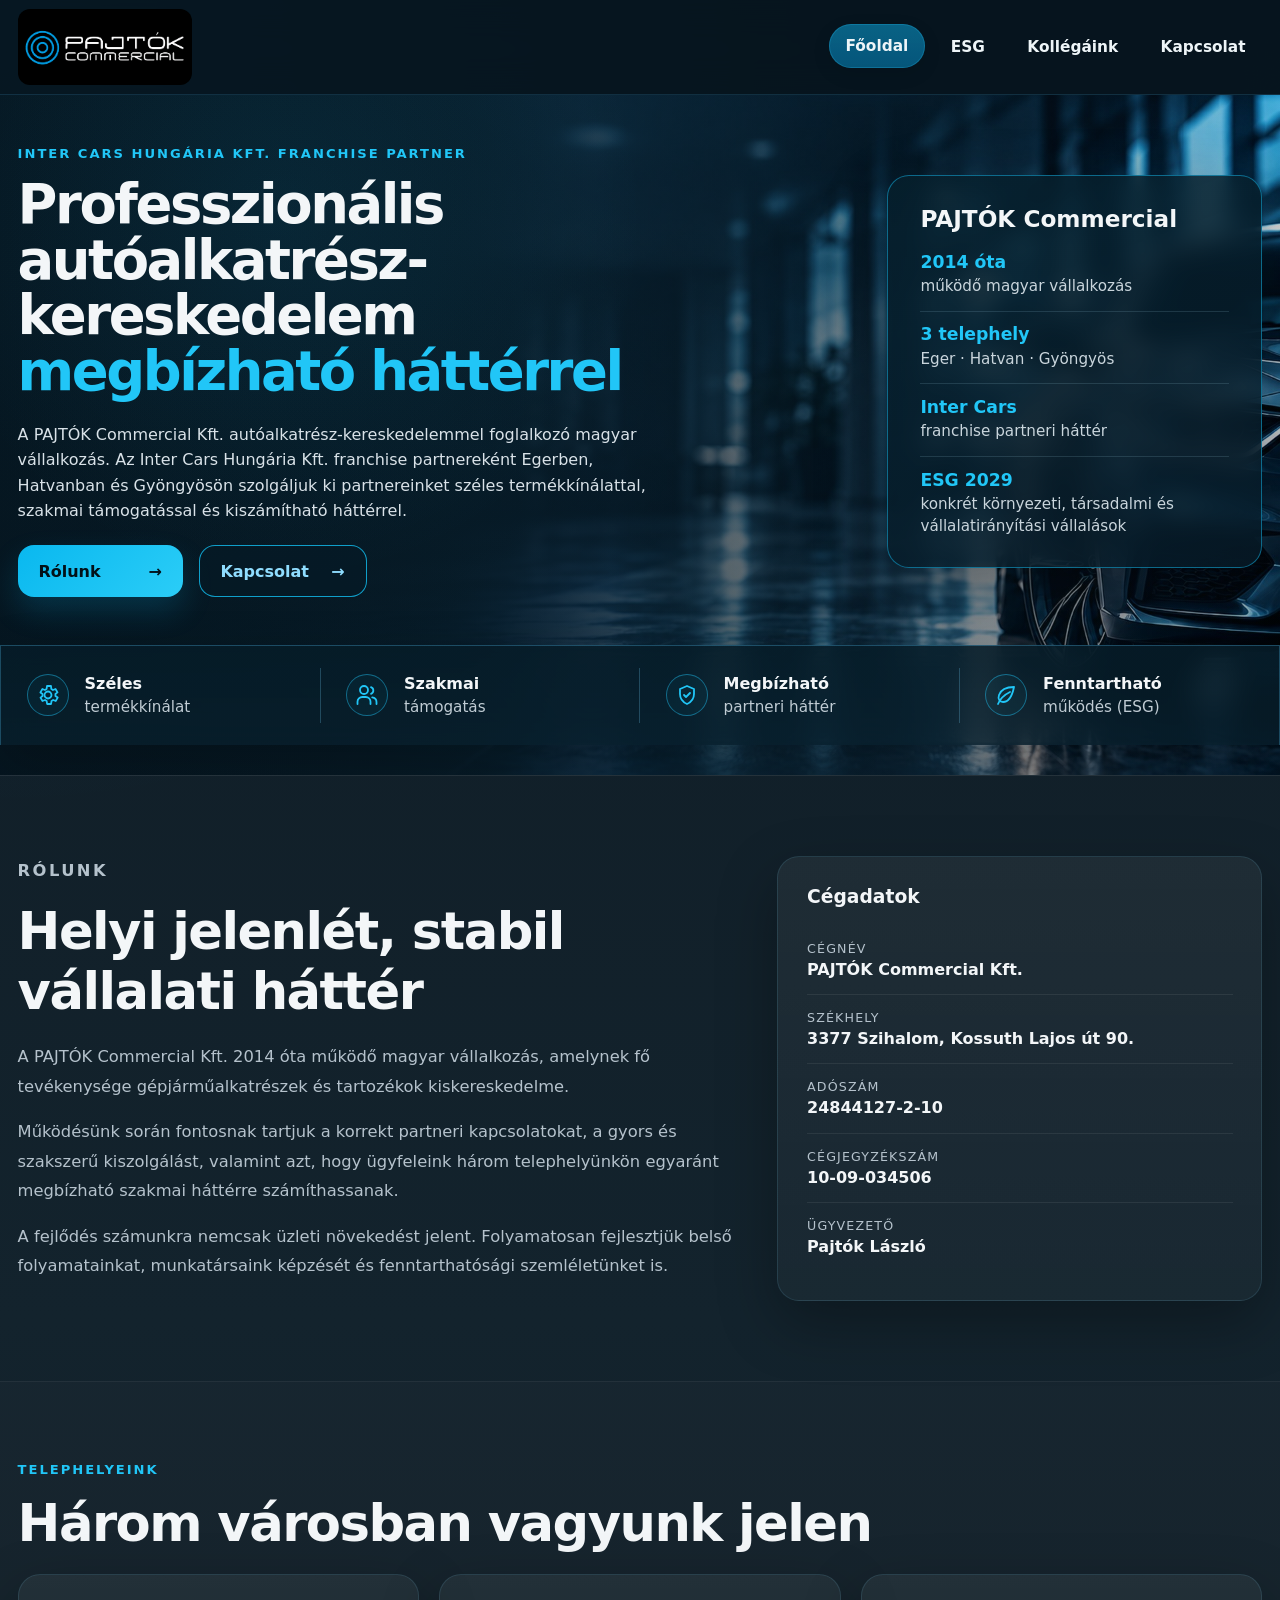
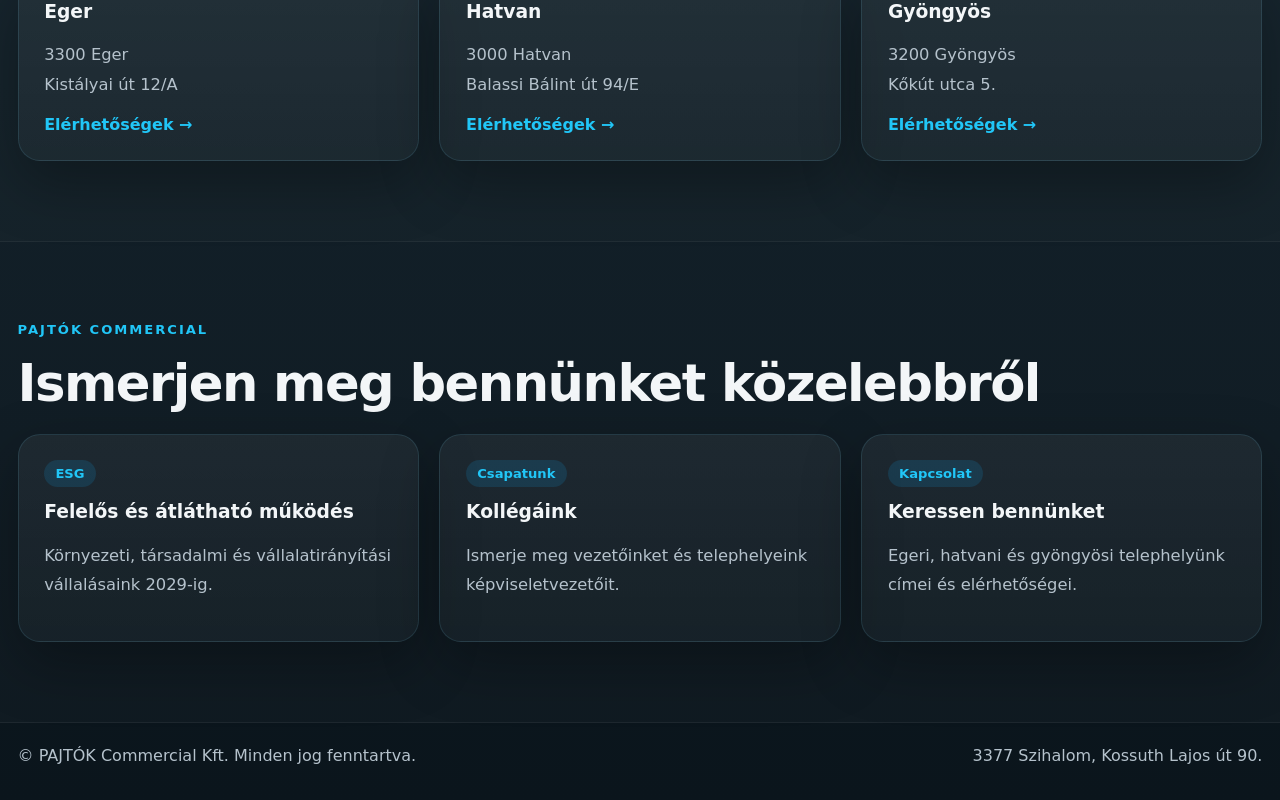
<file: index.html>
<!DOCTYPE html>
<html lang="hu">

<head>
  <meta charset="UTF-8" />
  <meta name="viewport" content="width=device-width, initial-scale=1.0" />

  <title>Autóalkatrész Eger, Hatvan és Gyöngyös | PAJTÓK Commercial Kft.</title>

  <meta
    name="description"
    content="PAJTÓK Commercial Kft. – professzionális autóalkatrész-kereskedelem Egerben, Hatvanban és Gyöngyösön. Az Inter Cars Hungária Kft. franchise partnere."
  />

  <link rel="stylesheet" href="styles.css" />
</head>

<body>

  <header class="site-header">

    <div class="container nav-wrap">

      <a class="brand" href="index.html">
        <img
          src="logo.jpg"
          alt="PAJTÓK Commercial Kft. logó"
          class="brand-logo"
        />
      </a>

      <button
        class="menu-toggle"
        type="button"
        aria-label="Menü megnyitása"
        aria-expanded="false"
      >
        ☰
      </button>

      <nav class="site-nav">
        <a class="active" href="index.html">Főoldal</a>
        <a href="esg.html">ESG</a>
        <a href="kollegaink.html">Kollégáink</a>
        <a href="kapcsolat.html">Kapcsolat</a>
      </nav>

    </div>

  </header>


  <main>

    <!-- HERO -->

    <section class="home-hero">

      <div class="container home-hero-grid">

        <div class="hero-copy">

          <p class="eyebrow">
            Inter Cars Hungária Kft. franchise partner
          </p>

          <h1>
            Professzionális
            autóalkatrész-kereskedelem
            <span class="hero-highlight">
              megbízható háttérrel
            </span>
          </h1>

          <p class="home-lead">
            A PAJTÓK Commercial Kft. autóalkatrész-kereskedelemmel
            foglalkozó magyar vállalkozás. Az Inter Cars Hungária Kft.
            franchise partnereként Egerben, Hatvanban és Gyöngyösön
            szolgáljuk ki partnereinket széles termékkínálattal,
            szakmai támogatással és kiszámítható háttérrel.
          </p>

          <div class="hero-actions">

            <a class="btn btn-primary" href="#rolunk">
              <span>Rólunk</span>
              <span>→</span>
            </a>

            <a class="btn btn-secondary" href="kapcsolat.html">
              <span>Kapcsolat</span>
              <span>→</span>
            </a>

          </div>

        </div>


        <aside class="hero-info-card">

          <h2>PAJTÓK Commercial</h2>

          <div class="hero-stat">
            <strong>2014 óta</strong>
            <span>működő magyar vállalkozás</span>
          </div>

          <div class="hero-stat">
            <strong>3 telephely</strong>
            <span>Eger · Hatvan · Gyöngyös</span>
          </div>

          <div class="hero-stat">
            <strong>Inter Cars</strong>
            <span>franchise partneri háttér</span>
          </div>

          <div class="hero-stat">
            <strong>ESG 2029</strong>
            <span>
              konkrét környezeti, társadalmi és
              vállalatirányítási vállalások
            </span>
          </div>

        </aside>

      </div>


      <!-- ALSÓ ELŐNY SÁV -->

      <div class="container hero-benefits">

        <div class="benefit-item">

          <div class="benefit-icon">
            <svg viewBox="0 0 24 24" aria-hidden="true">
              <path d="M12 15.5a3.5 3.5 0 1 0 0-7 3.5 3.5 0 0 0 0 7Z"/>
              <path d="M19.4 13a7.9 7.9 0 0 0 .1-1 7.9 7.9 0 0 0-.1-1l2.1-1.6-2-3.4-2.5 1a8.5 8.5 0 0 0-1.7-1L15 3h-4l-.4 3a8.5 8.5 0 0 0-1.7 1l-2.5-1-2 3.4L6.6 11a7.9 7.9 0 0 0-.1 1c0 .34.03.67.1 1l-2.1 1.6 2 3.4 2.5-1a8.5 8.5 0 0 0 1.7 1l.4 3h4l.4-3a8.5 8.5 0 0 0 1.7-1l2.5 1 2-3.4L19.4 13Z"/>
            </svg>
          </div>

          <div>
            <strong>Széles</strong>
            <span>termékkínálat</span>
          </div>

        </div>


        <div class="benefit-item">

          <div class="benefit-icon">
            <svg viewBox="0 0 24 24" aria-hidden="true">
              <path d="M9 11a4 4 0 1 0 0-8 4 4 0 0 0 0 8Z"/>
              <path d="M2.5 21v-2.2A4.8 4.8 0 0 1 7.3 14h3.4a4.8 4.8 0 0 1 4.8 4.8V21"/>
              <path d="M16 4.2a3.5 3.5 0 0 1 0 6.6"/>
              <path d="M17.2 14.3A4.8 4.8 0 0 1 21.5 19v2"/>
            </svg>
          </div>

          <div>
            <strong>Szakmai</strong>
            <span>támogatás</span>
          </div>

        </div>


        <div class="benefit-item">

          <div class="benefit-icon">
            <svg viewBox="0 0 24 24" aria-hidden="true">
              <path d="M12 3 19 6v5c0 4.8-2.8 8.1-7 10-4.2-1.9-7-5.2-7-10V6l7-3Z"/>
              <path d="m9 12 2 2 4-4"/>
            </svg>
          </div>

          <div>
            <strong>Megbízható</strong>
            <span>partneri háttér</span>
          </div>

        </div>


        <div class="benefit-item">

          <div class="benefit-icon">
            <svg viewBox="0 0 24 24" aria-hidden="true">
              <path d="M20 4C13 4 7 6.5 5 12c-1.5 4 1 7 4 7 5 0 9-5 11-15Z"/>
              <path d="M4 21c2-5 6-9 12-12"/>
            </svg>
          </div>

          <div>
            <strong>Fenntartható</strong>
            <span>működés (ESG)</span>
          </div>

        </div>

      </div>

    </section>



    <!-- RÓLUNK -->

    <section class="about-home" id="rolunk">

      <div class="container about-grid">

        <div class="about-copy">

          <p class="eyebrow">
            Rólunk
          </p>

          <h2>
            Helyi jelenlét, stabil vállalati háttér
          </h2>

          <p>
            A PAJTÓK Commercial Kft. 2014 óta működő magyar
            vállalkozás, amelynek fő tevékenysége gépjárműalkatrészek
            és tartozékok kiskereskedelme.
          </p>

          <p>
            Működésünk során fontosnak tartjuk a korrekt partneri
            kapcsolatokat, a gyors és szakszerű kiszolgálást,
            valamint azt, hogy ügyfeleink három telephelyünkön
            egyaránt megbízható szakmai háttérre számíthassanak.
          </p>

          <p>
            A fejlődés számunkra nemcsak üzleti növekedést jelent.
            Folyamatosan fejlesztjük belső folyamatainkat,
            munkatársaink képzését és fenntarthatósági szemléletünket is.
          </p>

        </div>


        <aside class="facts-card">

          <h3>Cégadatok</h3>

          <div class="fact-row">

            <span class="fact-label">
              Cégnév
            </span>

            <span class="fact-value">
              PAJTÓK Commercial Kft.
            </span>

          </div>


          <div class="fact-row">

            <span class="fact-label">
              Székhely
            </span>

            <span class="fact-value">
              3377 Szihalom, Kossuth Lajos út 90.
            </span>

          </div>


          <div class="fact-row">

            <span class="fact-label">
              Adószám
            </span>

            <span class="fact-value">
              24844127-2-10
            </span>

          </div>


          <div class="fact-row">

            <span class="fact-label">
              Cégjegyzékszám
            </span>

            <span class="fact-value">
              10-09-034506
            </span>

          </div>


          <div class="fact-row">

            <span class="fact-label">
              Ügyvezető
            </span>

            <span class="fact-value">
              Pajtók László
            </span>

          </div>

        </aside>

      </div>

    </section>



    <!-- TELEPHELYEK -->

    <section class="locations-home">

      <div class="container">

        <p class="eyebrow">
          Telephelyeink
        </p>

        <h2>
          Három városban vagyunk jelen
        </h2>


        <div class="location-grid-home">


          <article class="location-home-card">

            <h3>
              Eger
            </h3>

            <p>
              3300 Eger<br>
              Kistályai út 12/A
            </p>

            <a href="kapcsolat.html">
              Elérhetőségek →
            </a>

          </article>


          <article class="location-home-card">

            <h3>
              Hatvan
            </h3>

            <p>
              3000 Hatvan<br>
              Balassi Bálint út 94/E
            </p>

            <a href="kapcsolat.html">
              Elérhetőségek →
            </a>

          </article>


          <article class="location-home-card">

            <h3>
              Gyöngyös
            </h3>

            <p>
              3200 Gyöngyös<br>
              Kőkút utca 5.
            </p>

            <a href="kapcsolat.html">
              Elérhetőségek →
            </a>

          </article>


        </div>

      </div>

    </section>



    <!-- FONTOS OLDALAK -->

    <section class="home-links">

      <div class="container">

        <p class="eyebrow">
          PAJTÓK Commercial
        </p>

        <h2>
          Ismerjen meg bennünket közelebbről
        </h2>


        <div class="home-links-grid">


          <a
            class="home-link-card"
            href="esg.html"
          >

            <span class="pill">
              ESG
            </span>

            <h3>
              Felelős és átlátható működés
            </h3>

            <p>
              Környezeti, társadalmi és vállalatirányítási
              vállalásaink 2029-ig.
            </p>

          </a>


          <a
            class="home-link-card"
            href="kollegaink.html"
          >

            <span class="pill">
              Csapatunk
            </span>

            <h3>
              Kollégáink
            </h3>

            <p>
              Ismerje meg vezetőinket és telephelyeink
              képviseletvezetőit.
            </p>

          </a>


          <a
            class="home-link-card"
            href="kapcsolat.html"
          >

            <span class="pill">
              Kapcsolat
            </span>

            <h3>
              Keressen bennünket
            </h3>

            <p>
              Egeri, hatvani és gyöngyösi telephelyünk
              címei és elérhetőségei.
            </p>

          </a>


        </div>

      </div>

    </section>

  </main>



  <footer class="site-footer">

    <div class="container footer-wrap">

      <span>
        © PAJTÓK Commercial Kft. Minden jog fenntartva.
      </span>

      <span>
        3377 Szihalom, Kossuth Lajos út 90.
      </span>

    </div>

  </footer>


  <script>

    const toggle = document.querySelector('.menu-toggle');
    const nav = document.querySelector('.site-nav');

    if (toggle && nav) {

      toggle.addEventListener('click', () => {

        nav.classList.toggle('open');

        toggle.setAttribute(
          'aria-expanded',
          nav.classList.contains('open')
            ? 'true'
            : 'false'
        );

      });

    }

  </script>

</body>

</html>
</file>
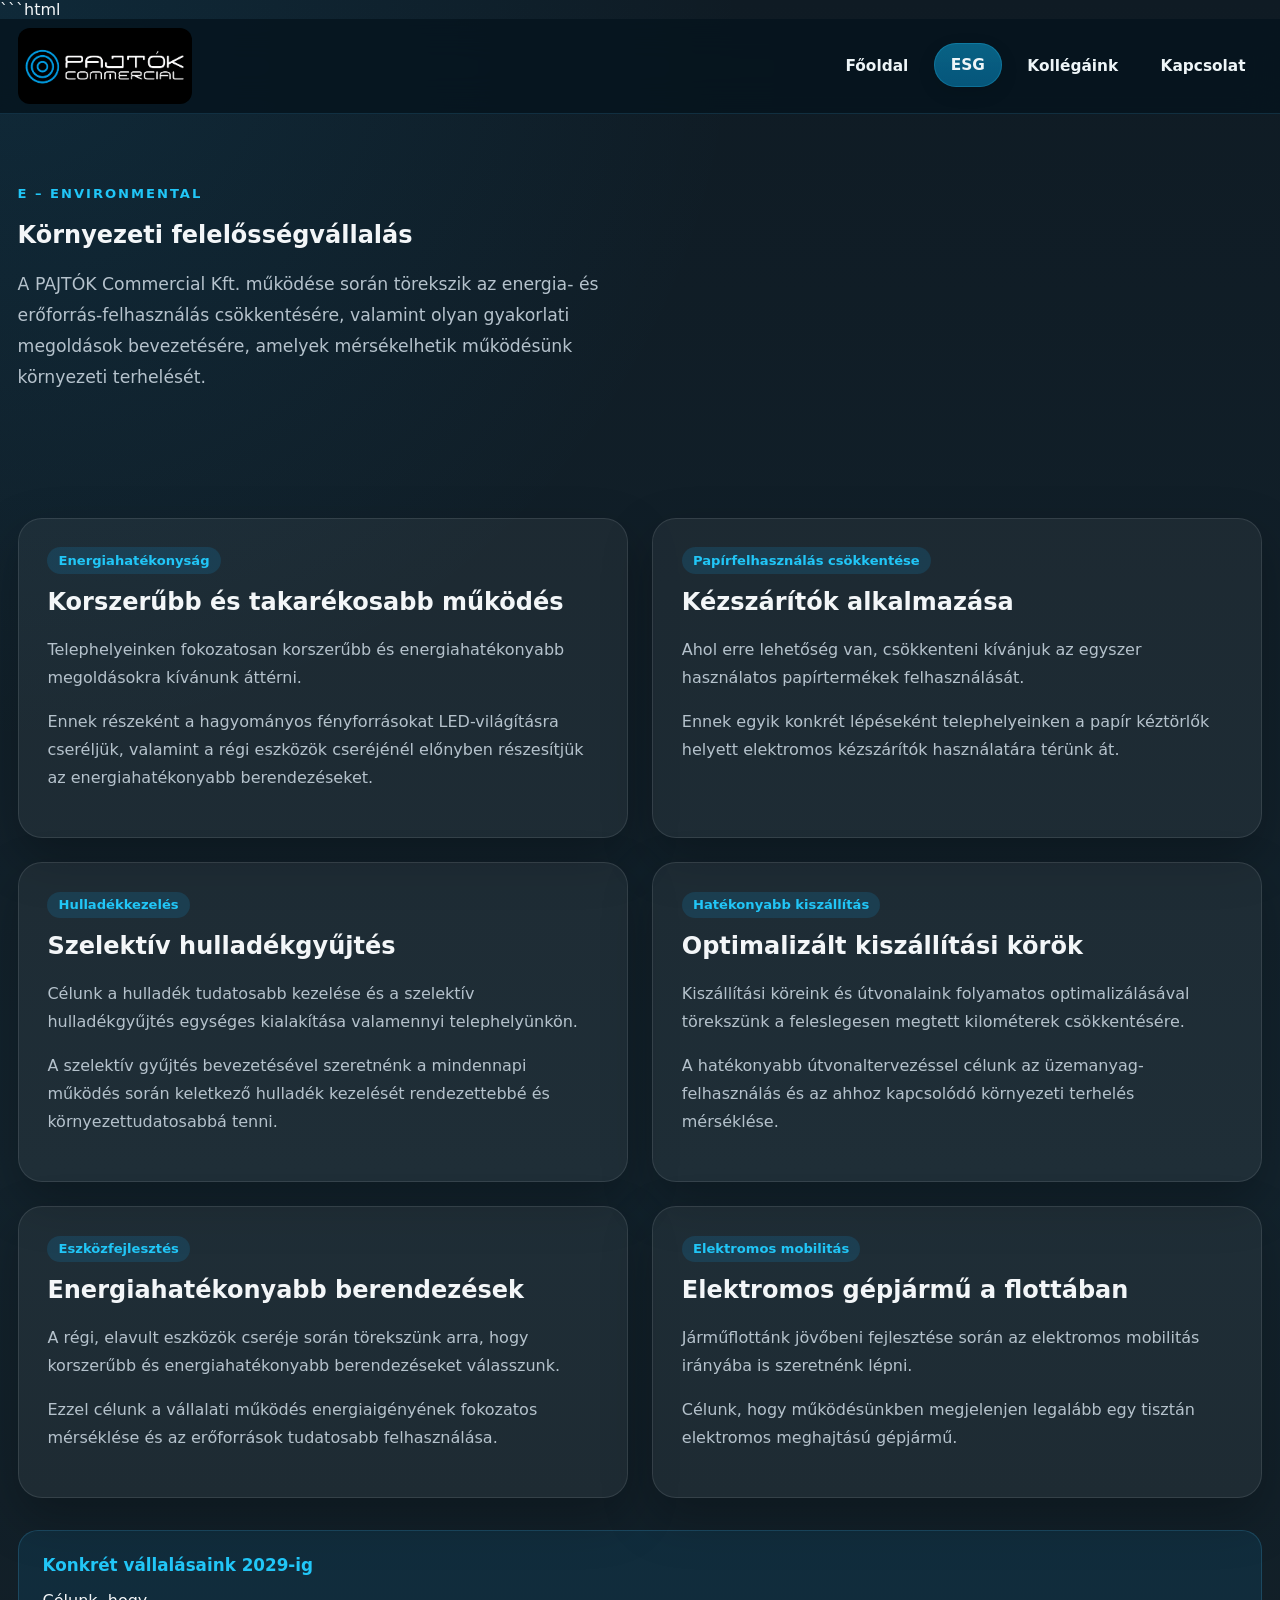
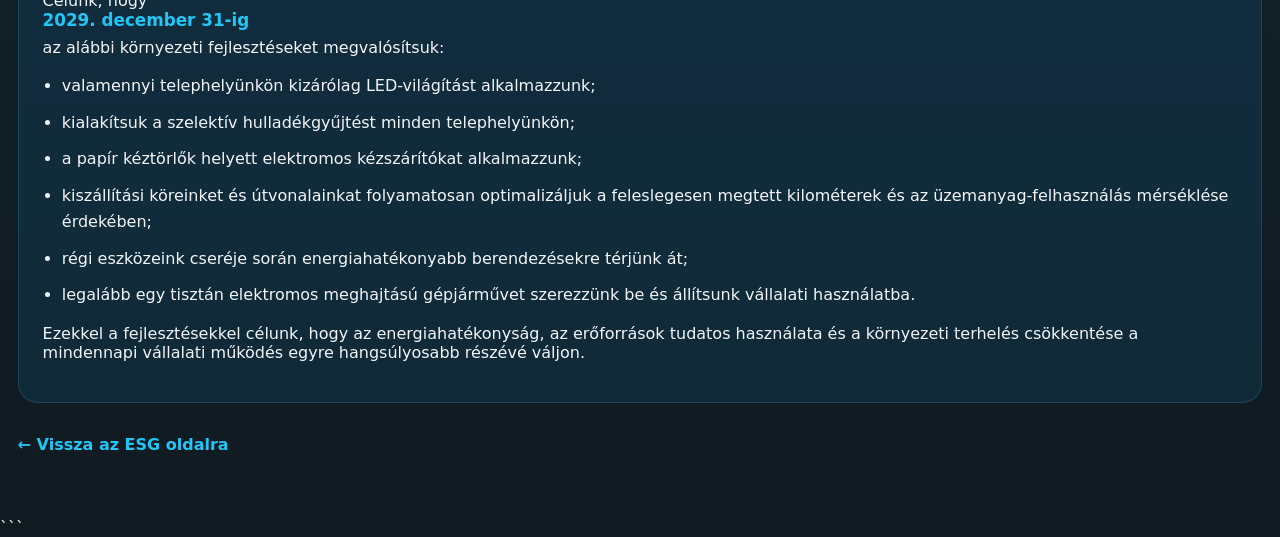
<file: environmental.html>
```html
<!DOCTYPE html>
<html lang="hu">

<head>
  <meta charset="UTF-8" />
  <meta name="viewport" content="width=device-width, initial-scale=1.0" />

  <title>Környezeti felelősségvállalás | PAJTÓK Commercial Kft.</title>

  <meta
    name="description"
    content="A PAJTÓK Commercial Kft. környezeti felelősségvállalása: energiahatékonyság, LED-világítás, szelektív hulladékgyűjtés, kiszállítási útvonalak optimalizálása és elektromos mobilitás."
  />

  <link rel="stylesheet" href="styles.css" />

  <style>
    .environmental-hero {
      padding: 4.5rem 0 2.5rem;
    }

    .environmental-grid {
      display: grid;
      grid-template-columns: repeat(2, 1fr);
      gap: 1.5rem;
      margin-top: 2rem;
    }

    .environmental-card {
      background: rgba(255, 255, 255, 0.05);
      border: 1px solid rgba(255, 255, 255, 0.10);
      border-radius: 24px;
      padding: 1.8rem;
      box-shadow: 0 20px 50px rgba(0, 0, 0, 0.25);
    }

    .environmental-card h2,
    .environmental-card h3 {
      margin-top: 0;
    }

    .environmental-card p {
      color: var(--muted);
      line-height: 1.75;
    }

    .goal-box {
      margin-top: 2rem;
      padding: 1.5rem;
      border-radius: 20px;
      background: rgba(16, 167, 239, 0.10);
      border: 1px solid rgba(79, 199, 255, 0.18);
    }

    .goal-box strong {
      display: block;
      color: var(--accent-2);
      margin-bottom: 0.5rem;
      font-size: 1.05rem;
    }

    .goal-box ul {
      margin: 1rem 0 0;
      padding-left: 1.2rem;
    }

    .goal-box li {
      margin-bottom: 0.7rem;
      line-height: 1.6;
    }

    .back-link {
      display: inline-flex;
      margin-top: 2rem;
      color: var(--accent-2);
      font-weight: 700;
    }

    @media (max-width: 900px) {
      .environmental-grid {
        grid-template-columns: 1fr;
      }
    }
  </style>
</head>

<body>

<header class="site-header">
  <div class="container nav-wrap">

    <a class="brand" href="index.html">
      <img
        src="logo.jpg"
        alt="PAJTÓK Commercial Kft. logó"
        class="brand-logo"
      />
    </a>

    <nav class="site-nav">
      <a href="index.html">Főoldal</a>
      <a class="active" href="esg.html">ESG</a>
      <a href="kollegaink.html">Kollégáink</a>
      <a href="kapcsolat.html">Kapcsolat</a>
    </nav>

  </div>
</header>


<main>

  <section class="environmental-hero">

    <div class="container">

      <p class="eyebrow">E – Environmental</p>

      <h1>Környezeti felelősségvállalás</h1>

      <p class="lead narrow">
        A PAJTÓK Commercial Kft. működése során törekszik az energia-
        és erőforrás-felhasználás csökkentésére, valamint olyan
        gyakorlati megoldások bevezetésére, amelyek mérsékelhetik
        működésünk környezeti terhelését.
      </p>

    </div>

  </section>


  <section class="section">

    <div class="container">

      <div class="environmental-grid">

        <article class="environmental-card">

          <span class="pill">
            Energiahatékonyság
          </span>

          <h2>
            Korszerűbb és takarékosabb működés
          </h2>

          <p>
            Telephelyeinken fokozatosan korszerűbb és energiahatékonyabb
            megoldásokra kívánunk áttérni.
          </p>

          <p>
            Ennek részeként a hagyományos fényforrásokat LED-világításra
            cseréljük, valamint a régi eszközök cseréjénél előnyben
            részesítjük az energiahatékonyabb berendezéseket.
          </p>

        </article>


        <article class="environmental-card">

          <span class="pill">
            Papírfelhasználás csökkentése
          </span>

          <h2>
            Kézszárítók alkalmazása
          </h2>

          <p>
            Ahol erre lehetőség van, csökkenteni kívánjuk az egyszer
            használatos papírtermékek felhasználását.
          </p>

          <p>
            Ennek egyik konkrét lépéseként telephelyeinken a papír
            kéztörlők helyett elektromos kézszárítók használatára
            térünk át.
          </p>

        </article>


        <article class="environmental-card">

          <span class="pill">
            Hulladékkezelés
          </span>

          <h2>
            Szelektív hulladékgyűjtés
          </h2>

          <p>
            Célunk a hulladék tudatosabb kezelése és a szelektív
            hulladékgyűjtés egységes kialakítása valamennyi
            telephelyünkön.
          </p>

          <p>
            A szelektív gyűjtés bevezetésével szeretnénk a
            mindennapi működés során keletkező hulladék kezelését
            rendezettebbé és környezettudatosabbá tenni.
          </p>

        </article>


        <article class="environmental-card">

          <span class="pill">
            Hatékonyabb kiszállítás
          </span>

          <h2>
            Optimalizált kiszállítási körök
          </h2>

          <p>
            Kiszállítási köreink és útvonalaink folyamatos
            optimalizálásával törekszünk a feleslegesen megtett
            kilométerek csökkentésére.
          </p>

          <p>
            A hatékonyabb útvonaltervezéssel célunk az
            üzemanyag-felhasználás és az ahhoz kapcsolódó
            környezeti terhelés mérséklése.
          </p>

        </article>


        <article class="environmental-card">

          <span class="pill">
            Eszközfejlesztés
          </span>

          <h2>
            Energiahatékonyabb berendezések
          </h2>

          <p>
            A régi, elavult eszközök cseréje során törekszünk arra,
            hogy korszerűbb és energiahatékonyabb berendezéseket
            válasszunk.
          </p>

          <p>
            Ezzel célunk a vállalati működés energiaigényének
            fokozatos mérséklése és az erőforrások tudatosabb
            felhasználása.
          </p>

        </article>


        <article class="environmental-card">

          <span class="pill">
            Elektromos mobilitás
          </span>

          <h2>
            Elektromos gépjármű a flottában
          </h2>

          <p>
            Járműflottánk jövőbeni fejlesztése során az elektromos
            mobilitás irányába is szeretnénk lépni.
          </p>

          <p>
            Célunk, hogy működésünkben megjelenjen legalább egy
            tisztán elektromos meghajtású gépjármű.
          </p>

        </article>

      </div>


      <div class="goal-box">

        <strong>
          Konkrét vállalásaink 2029-ig
        </strong>

        <p>
          Célunk, hogy <strong>2029. december 31-ig</strong>
          az alábbi környezeti fejlesztéseket megvalósítsuk:
        </p>

        <ul>
          <li>
            valamennyi telephelyünkön kizárólag LED-világítást alkalmazzunk;
          </li>

          <li>
            kialakítsuk a szelektív hulladékgyűjtést minden telephelyünkön;
          </li>

          <li>
            a papír kéztörlők helyett elektromos kézszárítókat alkalmazzunk;
          </li>

          <li>
            kiszállítási köreinket és útvonalainkat folyamatosan optimalizáljuk
            a feleslegesen megtett kilométerek és az üzemanyag-felhasználás
            mérséklése érdekében;
          </li>

          <li>
            régi eszközeink cseréje során energiahatékonyabb berendezésekre
            térjünk át;
          </li>

          <li>
            legalább egy tisztán elektromos meghajtású gépjárművet szerezzünk
            be és állítsunk vállalati használatba.
          </li>
        </ul>

        <p>
          Ezekkel a fejlesztésekkel célunk, hogy az energiahatékonyság,
          az erőforrások tudatos használata és a környezeti terhelés
          csökkentése a mindennapi vállalati működés egyre hangsúlyosabb
          részévé váljon.
        </p>

      </div>


      <a class="back-link" href="esg.html">
        ← Vissza az ESG oldalra
      </a>

    </div>

  </section>

</main>

</body>

</html>
```
</file>
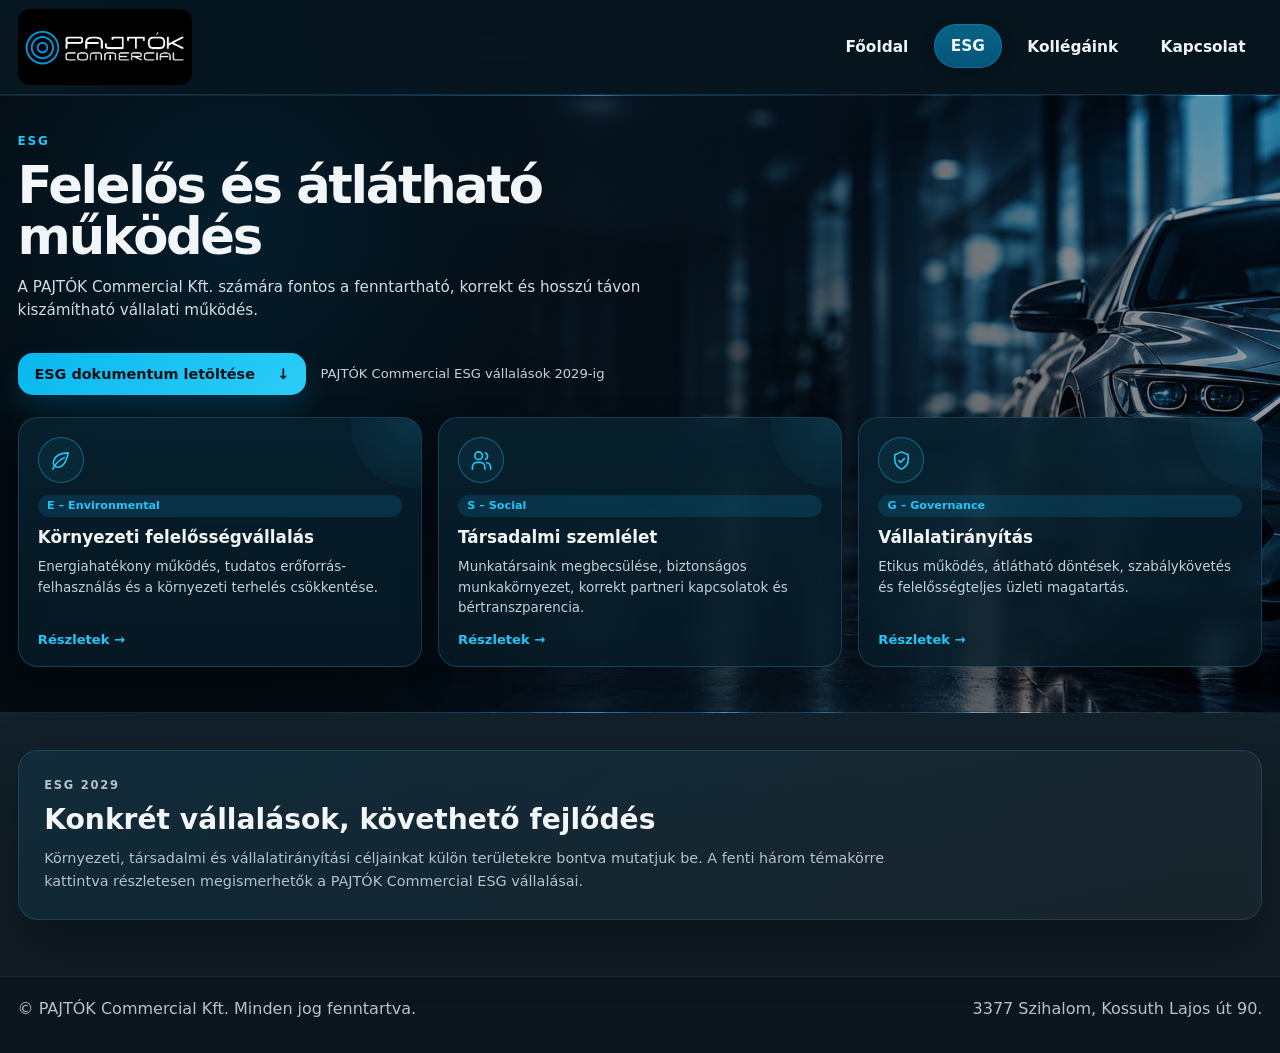
<file: esg.html>
<!DOCTYPE html>
<html lang="hu">

<head>
  <meta charset="UTF-8" />
  <meta name="viewport" content="width=device-width, initial-scale=1.0" />

  <title>ESG szemlélet | PAJTÓK Commercial Kft.</title>

  <meta
    name="description"
    content="A PAJTÓK Commercial Kft. ESG szemlélete: környezeti felelősségvállalás, társadalmi szemlélet és átlátható vállalatirányítás."
  />

  <link rel="stylesheet" href="styles.css" />

  <style>

    /* =========================================================
       ESG OLDAL – KOMPAKT, EGYSÉGES VERZIÓ
       ========================================================= */

    .esg-top-bg {
      position: relative;
      overflow: hidden;

      border-top: 1px solid rgba(255,255,255,0.05);
      border-bottom: 1px solid rgba(255,255,255,0.05);

      background:
        linear-gradient(
          90deg,
          rgba(3, 10, 16, 0.97) 0%,
          rgba(3, 10, 16, 0.92) 34%,
          rgba(3, 10, 16, 0.66) 60%,
          rgba(3, 10, 16, 0.22) 100%
        ),
        linear-gradient(
          180deg,
          rgba(5, 7, 11, 0.10) 0%,
          rgba(5, 7, 11, 0.30) 100%
        ),
        url("hero-car.jpg");

      background-size: cover;
      background-position: center right;
      background-repeat: no-repeat;
    }

    .esg-top-bg::before {
      content: "";
      position: absolute;
      inset: 0;
      pointer-events: none;

      background:
        radial-gradient(
          circle at 18% 22%,
          rgba(16, 167, 239, 0.12),
          transparent 28%
        );
    }

    .esg-top-bg .container {
      position: relative;
      z-index: 1;
    }


    /* =========================================================
       HERO
       ========================================================= */

    .esg-hero {
      padding: 2.4rem 0 1.2rem;
    }

    .esg-hero-inner {
      max-width: 760px;
    }

    .esg-hero .eyebrow {
      margin-bottom: 0.7rem;
      font-size: 0.75rem;
    }

    .esg-hero h1 {
      margin: 0;

      max-width: 760px;

      font-size: clamp(2.7rem, 4vw, 3.8rem);
      line-height: 1;
      letter-spacing: -0.045em;
    }

    .esg-hero .lead {
      margin-top: 0.85rem;
      margin-bottom: 0;

      max-width: 630px;

      color: #d1dce3;

      font-size: 0.95rem;
      line-height: 1.55;
    }


    /* =========================================================
       PDF LETÖLTÉS
       ========================================================= */

    .esg-download {
      padding: 0.7rem 0 1.4rem;
    }

    .esg-download-inner {
      display: flex;
      align-items: center;
      gap: 0.9rem;
      flex-wrap: wrap;
    }

    .esg-download .btn {
      min-width: 245px;

      padding: 0.8rem 1.05rem;

      border-radius: 15px;

      font-size: 0.9rem;
    }

    .download-note {
      color: #c6d2da;

      font-size: 0.82rem;
    }


    /* =========================================================
       ESG KÁRTYÁK
       ========================================================= */

    .esg-pillars {
      padding: 0 0 2.8rem;
    }

    .esg-grid {
      display: grid;

      grid-template-columns: repeat(3, 1fr);

      gap: 1rem;
    }

    .esg-card-link {
      display: block;

      height: 100%;

      color: inherit;

      text-decoration: none;
    }

    .esg-card {
      position: relative;

      display: flex;
      flex-direction: column;

      min-height: 230px;
      height: 100%;

      padding: 1.2rem;

      overflow: hidden;

      background:
        linear-gradient(
          180deg,
          rgba(8, 34, 48, 0.88),
          rgba(7, 27, 39, 0.80)
        );

      border:
        1px solid rgba(79,199,255,0.20);

      border-radius: 20px;

      box-shadow:
        0 16px 36px rgba(0,0,0,0.24);

      backdrop-filter: blur(10px);

      transition:
        transform 0.22s ease,
        border-color 0.22s ease,
        background 0.22s ease;
    }

    .esg-card::before {
      content: "";

      position: absolute;

      width: 125px;
      height: 125px;

      right: -55px;
      top: -55px;

      border-radius: 50%;

      background:
        radial-gradient(
          circle,
          rgba(33,198,247,0.12),
          rgba(33,198,247,0)
        );

      pointer-events: none;
    }

    .esg-card:hover {
      transform: translateY(-3px);

      border-color:
        rgba(33,198,247,0.40);

      background:
        linear-gradient(
          180deg,
          rgba(8, 44, 60, 0.94),
          rgba(6, 30, 42, 0.86)
        );
    }


    /* =========================================================
       ESG IKON
       ========================================================= */

    .esg-icon {
      width: 46px;
      height: 46px;

      margin-bottom: 0.75rem;

      display: grid;
      place-items: center;

      border-radius: 50%;

      border:
        1px solid rgba(33,198,247,0.38);

      background:
        rgba(33,198,247,0.06);

      color:
        var(--accent-2);
    }

    .esg-icon svg {
      width: 23px;
      height: 23px;

      fill: none !important;
      stroke: currentColor !important;

      stroke-width: 1.7;
      stroke-linecap: round;
      stroke-linejoin: round;
    }


    /* =========================================================
       ESG KÁRTYA SZÖVEGEK
       ========================================================= */

    .esg-card .pill {
      margin-bottom: 0.65rem;

      padding: 0.26rem 0.58rem;

      font-size: 0.7rem;
    }

    .esg-card h2 {
      margin: 0 0 0.55rem;

      font-size: 1.05rem;
      line-height: 1.25;
    }

    .esg-card p {
      margin: 0;

      color: #c3d0d8;

      font-size: 0.84rem;
      line-height: 1.55;
    }

    .esg-card-arrow {
      display: inline-flex;

      margin-top: auto;
      padding-top: 0.8rem;

      color: var(--accent-2);

      font-size: 0.82rem;
      font-weight: 800;
    }


    /* =========================================================
       ALSÓ ESG BLOKK
       ========================================================= */

    .esg-bottom {
      padding: 2.3rem 0 3.5rem;
    }

    .esg-bottom-card {
      padding: 1.6rem;

      border:
        1px solid rgba(79,199,255,0.16);

      border-radius: 20px;

      background:
        linear-gradient(
          135deg,
          rgba(16,167,239,0.09),
          rgba(255,255,255,0.03)
        );

      box-shadow: var(--shadow);
    }

    .esg-bottom-card .eyebrow {
      margin-bottom: 0.6rem;
      font-size: 0.72rem;
    }

    .esg-bottom-card h2 {
      margin: 0 0 0.65rem;

      font-size: clamp(1.5rem, 2.2vw, 2rem);

      line-height: 1.15;
    }

    .esg-bottom-card p {
      margin: 0;

      max-width: 880px;

      color: var(--muted);

      font-size: 0.9rem;
      line-height: 1.6;
    }


    /* =========================================================
       RESPONSIVE
       ========================================================= */

    @media (max-width: 920px) {

      .esg-grid {
        grid-template-columns: 1fr;
      }

      .esg-hero {
        padding: 2.2rem 0 1.2rem;
      }

      .esg-top-bg {
        background:
          linear-gradient(
            180deg,
            rgba(3,10,16,0.96) 0%,
            rgba(3,10,16,0.90) 60%,
            rgba(3,10,16,0.80) 100%
          ),
          url("hero-car.jpg");

        background-size: cover;
        background-position: 72% center;
      }

      .esg-download-inner {
        align-items: flex-start;
        flex-direction: column;
      }

    }


    @media (max-width: 700px) {

      .esg-hero h1 {
        font-size: clamp(2.5rem, 11vw, 3.6rem);
      }

      .esg-download .btn {
        width: 100%;
        min-width: 0;
      }

      .esg-card {
        min-height: 0;
      }

    }

  </style>
</head>


<body>


  <!-- =====================================================
       FEJLÉC
       ===================================================== -->

  <header class="site-header">

    <div class="container nav-wrap">

      <a
        class="brand"
        href="index.html"
      >

        <img
          src="logo.jpg"
          alt="PAJTÓK Commercial Kft. logó"
          class="brand-logo"
        />

      </a>


      <button
        class="menu-toggle"
        type="button"
        aria-label="Menü megnyitása"
        aria-expanded="false"
      >
        ☰
      </button>


      <nav class="site-nav">

        <a href="index.html">
          Főoldal
        </a>

        <a
          class="active"
          href="esg.html"
        >
          ESG
        </a>

        <a href="kollegaink.html">
          Kollégáink
        </a>

        <a href="kapcsolat.html">
          Kapcsolat
        </a>

      </nav>

    </div>

  </header>



  <main>


    <!-- =====================================================
         HÁTTÉRKÉPES FELSŐ ESG BLOKK
         ===================================================== -->

    <div class="esg-top-bg">


      <!-- HERO -->

      <section class="esg-hero">

        <div class="container">

          <div class="esg-hero-inner">

            <p class="eyebrow">
              ESG
            </p>

            <h1>
              Felelős és átlátható működés
            </h1>

            <p class="lead">
              A PAJTÓK Commercial Kft. számára fontos a fenntartható,
              korrekt és hosszú távon kiszámítható vállalati működés.
            </p>

          </div>

        </div>

      </section>



      <!-- =====================================================
           PDF LETÖLTÉS
           ===================================================== -->

      <section class="esg-download">

        <div class="container">

          <div class="esg-download-inner">

            <a
              href="PAJTOK_Commercial_ESG_2029.pdf"
              download
              class="btn btn-primary"
            >
              <span>ESG dokumentum letöltése</span>
              <span>↓</span>
            </a>

            <span class="download-note">
              PAJTÓK Commercial ESG vállalások 2029-ig
            </span>

          </div>

        </div>

      </section>



      <!-- =====================================================
           ESG 3 PILLÉR
           ===================================================== -->

      <section class="esg-pillars">

        <div class="container">

          <div class="esg-grid">


            <!-- ENVIRONMENTAL -->

            <a
              class="esg-card-link"
              href="environmental.html"
            >

              <article class="esg-card">

                <div class="esg-icon">

                  <svg
                    viewBox="0 0 24 24"
                    aria-hidden="true"
                  >
                    <path
                      d="M20 4C13 4 7 6.5 5 12c-1.5 4 1 7 4 7 5 0 9-5 11-15Z"
                    />
                    <path
                      d="M4 21c2-5 6-9 12-12"
                    />
                  </svg>

                </div>


                <span class="pill">
                  E – Environmental
                </span>


                <h2>
                  Környezeti felelősségvállalás
                </h2>


                <p>
                  Energiahatékony működés, tudatos
                  erőforrás-felhasználás és a környezeti
                  terhelés csökkentése.
                </p>


                <span class="esg-card-arrow">
                  Részletek →
                </span>

              </article>

            </a>



            <!-- SOCIAL -->

            <a
              class="esg-card-link"
              href="social.html"
            >

              <article class="esg-card">

                <div class="esg-icon">

                  <svg
                    viewBox="0 0 24 24"
                    aria-hidden="true"
                  >
                    <path
                      d="M9 11a4 4 0 1 0 0-8 4 4 0 0 0 0 8Z"
                    />
                    <path
                      d="M2.5 21v-2.2A4.8 4.8 0 0 1 7.3 14h3.4a4.8 4.8 0 0 1 4.8 4.8V21"
                    />
                    <path
                      d="M16 4.2a3.5 3.5 0 0 1 0 6.6"
                    />
                    <path
                      d="M17.2 14.3A4.8 4.8 0 0 1 21.5 19v2"
                    />
                  </svg>

                </div>


                <span class="pill">
                  S – Social
                </span>


                <h2>
                  Társadalmi szemlélet
                </h2>


                <p>
                  Munkatársaink megbecsülése, biztonságos
                  munkakörnyezet, korrekt partneri kapcsolatok
                  és bértranszparencia.
                </p>


                <span class="esg-card-arrow">
                  Részletek →
                </span>

              </article>

            </a>



            <!-- GOVERNANCE -->

            <a
              class="esg-card-link"
              href="governance.html"
            >

              <article class="esg-card">

                <div class="esg-icon">

                  <svg
                    viewBox="0 0 24 24"
                    aria-hidden="true"
                  >
                    <path
                      d="M12 3 19 6v5c0 4.8-2.8 8.1-7 10-4.2-1.9-7-5.2-7-10V6l7-3Z"
                    />
                    <path
                      d="m9 12 2 2 4-4"
                    />
                  </svg>

                </div>


                <span class="pill">
                  G – Governance
                </span>


                <h2>
                  Vállalatirányítás
                </h2>


                <p>
                  Etikus működés, átlátható döntések,
                  szabálykövetés és felelősségteljes üzleti
                  magatartás.
                </p>


                <span class="esg-card-arrow">
                  Részletek →
                </span>

              </article>

            </a>


          </div>

        </div>

      </section>


    </div>



    <!-- =====================================================
         ALSÓ ESG BLOKK
         ===================================================== -->

    <section class="esg-bottom">

      <div class="container">

        <div class="esg-bottom-card">

          <p class="eyebrow">
            ESG 2029
          </p>

          <h2>
            Konkrét vállalások, követhető fejlődés
          </h2>

          <p>
            Környezeti, társadalmi és vállalatirányítási
            céljainkat külön területekre bontva mutatjuk be.
            A fenti három témakörre kattintva részletesen
            megismerhetők a PAJTÓK Commercial ESG vállalásai.
          </p>

        </div>

      </div>

    </section>


  </main>



  <!-- =====================================================
       FOOTER
       ===================================================== -->

  <footer class="site-footer">

    <div class="container footer-wrap">

      <span>
        © PAJTÓK Commercial Kft. Minden jog fenntartva.
      </span>

      <span>
        3377 Szihalom, Kossuth Lajos út 90.
      </span>

    </div>

  </footer>



  <!-- =====================================================
       MOBIL MENÜ
       ===================================================== -->

  <script>

    const toggle =
      document.querySelector('.menu-toggle');

    const nav =
      document.querySelector('.site-nav');

    if (toggle && nav) {

      toggle.addEventListener(
        'click',
        () => {

          nav.classList.toggle('open');

          toggle.setAttribute(
            'aria-expanded',
            nav.classList.contains('open')
              ? 'true'
              : 'false'
          );

        }
      );

    }

  </script>


</body>

</html>
</file>
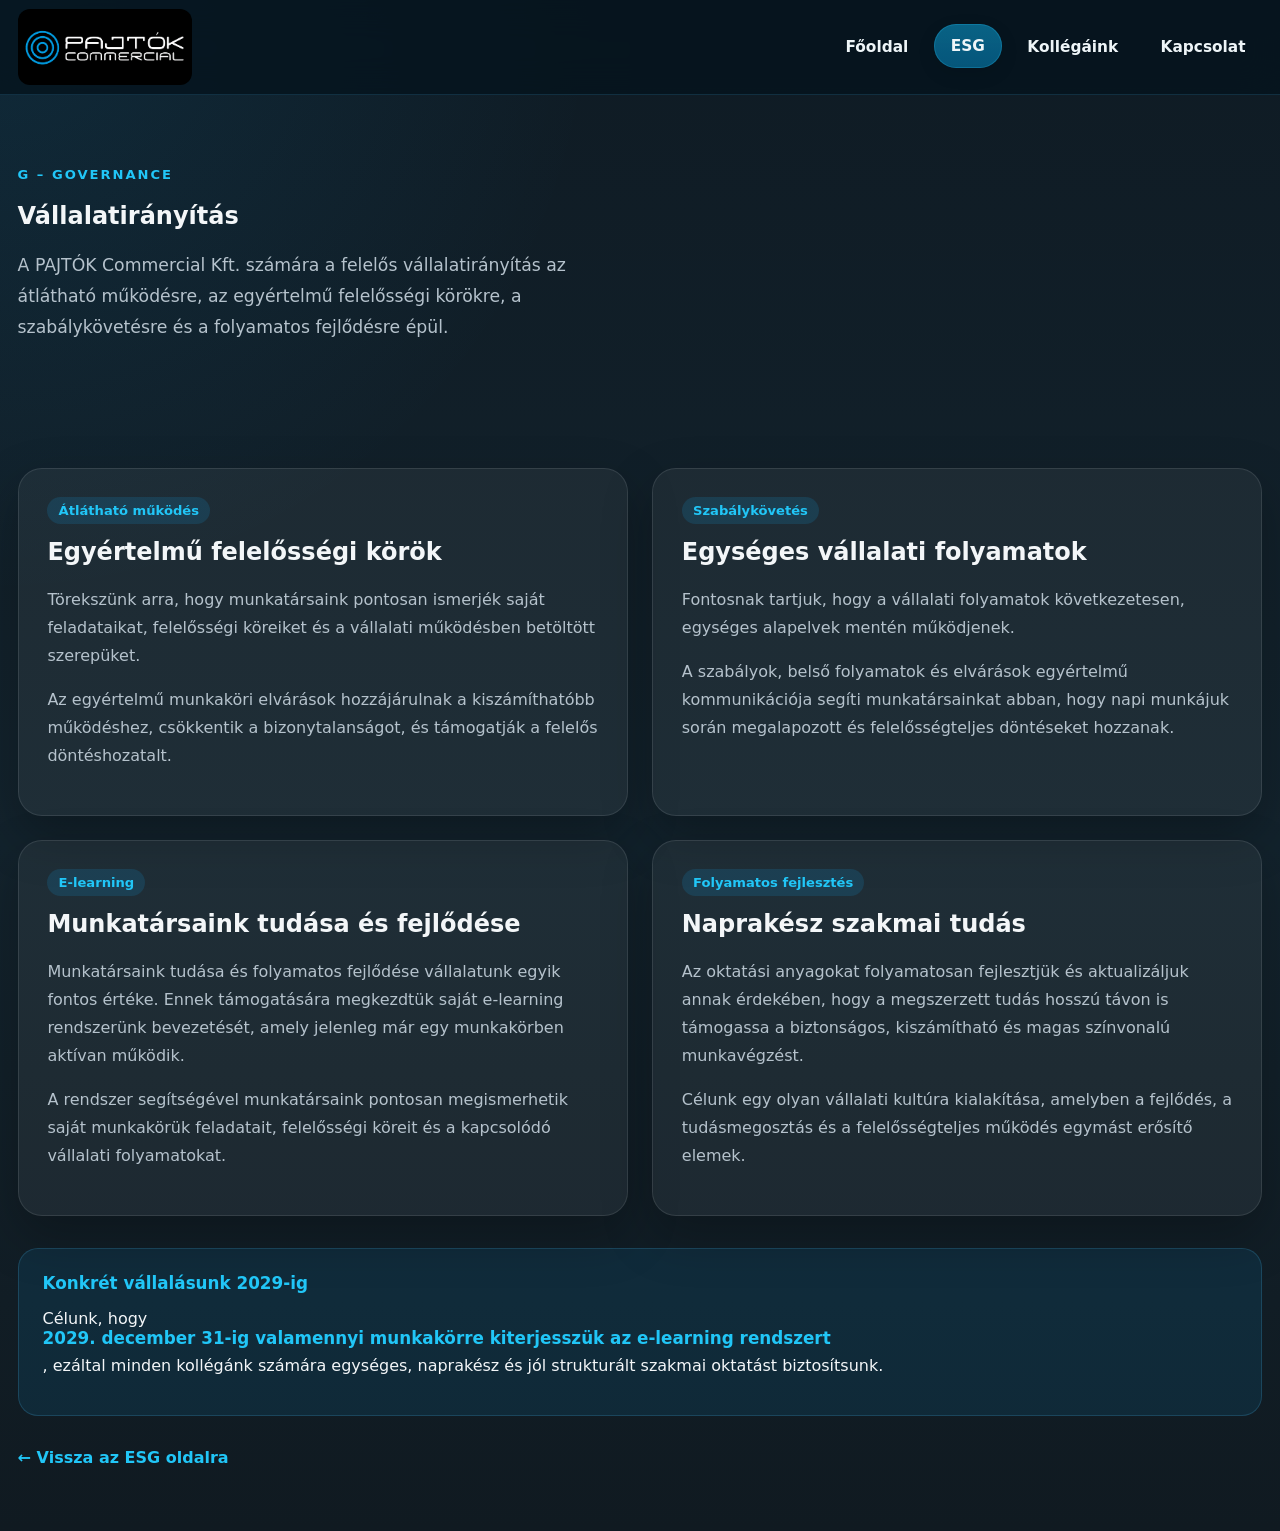
<file: governance.html>
<!DOCTYPE html>
<html lang="hu">

<head>
  <meta charset="UTF-8" />
  <meta name="viewport" content="width=device-width, initial-scale=1.0" />

  <title>Vállalatirányítás | PAJTÓK Commercial Kft.</title>

  <meta
    name="description"
    content="A PAJTÓK Commercial Kft. vállalatirányítási szemlélete: átlátható működés, felelős döntések, szabálykövetés és munkatársaink folyamatos fejlesztése."
  />

  <link rel="stylesheet" href="styles.css" />

  <style>
    .governance-hero {
      padding: 4.5rem 0 2.5rem;
    }

    .governance-grid {
      display: grid;
      grid-template-columns: repeat(2, 1fr);
      gap: 1.5rem;
      margin-top: 2rem;
    }

    .governance-card {
      background: rgba(255, 255, 255, 0.05);
      border: 1px solid rgba(255, 255, 255, 0.10);
      border-radius: 24px;
      padding: 1.8rem;
      box-shadow: 0 20px 50px rgba(0, 0, 0, 0.25);
    }

    .governance-card h2,
    .governance-card h3 {
      margin-top: 0;
    }

    .governance-card p {
      color: var(--muted);
      line-height: 1.75;
    }

    .goal-box {
      margin-top: 2rem;
      padding: 1.5rem;
      border-radius: 20px;
      background: rgba(16, 167, 239, 0.10);
      border: 1px solid rgba(79, 199, 255, 0.18);
    }

    .goal-box strong {
      display: block;
      color: var(--accent-2);
      margin-bottom: 0.5rem;
      font-size: 1.05rem;
    }

    .back-link {
      display: inline-flex;
      margin-top: 2rem;
      color: var(--accent-2);
      font-weight: 700;
    }

    @media (max-width: 900px) {
      .governance-grid {
        grid-template-columns: 1fr;
      }
    }
  </style>
</head>

<body>

<header class="site-header">
  <div class="container nav-wrap">

    <a class="brand" href="index.html">
      <img
        src="logo.jpg"
        alt="PAJTÓK Commercial Kft. logó"
        class="brand-logo"
      />
    </a>

    <nav class="site-nav">
      <a href="index.html">Főoldal</a>
      <a class="active" href="esg.html">ESG</a>
      <a href="kollegaink.html">Kollégáink</a>
      <a href="kapcsolat.html">Kapcsolat</a>
    </nav>

  </div>
</header>


<main>

  <section class="governance-hero">

    <div class="container">

      <p class="eyebrow">G – Governance</p>

      <h1>Vállalatirányítás</h1>

      <p class="lead narrow">
        A PAJTÓK Commercial Kft. számára a felelős vállalatirányítás
        az átlátható működésre, az egyértelmű felelősségi körökre,
        a szabálykövetésre és a folyamatos fejlődésre épül.
      </p>

    </div>

  </section>


  <section class="section">

    <div class="container">

      <div class="governance-grid">

        <article class="governance-card">
          <span class="pill">Átlátható működés</span>

          <h2>Egyértelmű felelősségi körök</h2>

          <p>
            Törekszünk arra, hogy munkatársaink pontosan ismerjék
            saját feladataikat, felelősségi köreiket és a vállalati
            működésben betöltött szerepüket.
          </p>

          <p>
            Az egyértelmű munkaköri elvárások hozzájárulnak a
            kiszámíthatóbb működéshez, csökkentik a bizonytalanságot,
            és támogatják a felelős döntéshozatalt.
          </p>
        </article>


        <article class="governance-card">
          <span class="pill">Szabálykövetés</span>

          <h2>Egységes vállalati folyamatok</h2>

          <p>
            Fontosnak tartjuk, hogy a vállalati folyamatok
            következetesen, egységes alapelvek mentén működjenek.
          </p>

          <p>
            A szabályok, belső folyamatok és elvárások egyértelmű
            kommunikációja segíti munkatársainkat abban, hogy
            napi munkájuk során megalapozott és felelősségteljes
            döntéseket hozzanak.
          </p>
        </article>


        <article class="governance-card">
          <span class="pill">E-learning</span>

          <h2>Munkatársaink tudása és fejlődése</h2>

          <p>
            Munkatársaink tudása és folyamatos fejlődése vállalatunk
            egyik fontos értéke. Ennek támogatására megkezdtük saját
            e-learning rendszerünk bevezetését, amely jelenleg már
            egy munkakörben aktívan működik.
          </p>

          <p>
            A rendszer segítségével munkatársaink pontosan
            megismerhetik saját munkakörük feladatait, felelősségi
            köreit és a kapcsolódó vállalati folyamatokat.
          </p>
        </article>


        <article class="governance-card">
          <span class="pill">Folyamatos fejlesztés</span>

          <h2>Naprakész szakmai tudás</h2>

          <p>
            Az oktatási anyagokat folyamatosan fejlesztjük és
            aktualizáljuk annak érdekében, hogy a megszerzett tudás
            hosszú távon is támogassa a biztonságos, kiszámítható
            és magas színvonalú munkavégzést.
          </p>

          <p>
            Célunk egy olyan vállalati kultúra kialakítása, amelyben
            a fejlődés, a tudásmegosztás és a felelősségteljes
            működés egymást erősítő elemek.
          </p>
        </article>

      </div>


      <div class="goal-box">

        <strong>Konkrét vállalásunk 2029-ig</strong>

        <p>
          Célunk, hogy <strong>2029. december 31-ig valamennyi
          munkakörre kiterjesszük az e-learning rendszert</strong>,
          ezáltal minden kollégánk számára egységes, naprakész
          és jól strukturált szakmai oktatást biztosítsunk.
        </p>

      </div>


      <a class="back-link" href="esg.html">
        ← Vissza az ESG oldalra
      </a>

    </div>

  </section>

</main>


</body>
</html>
</file>
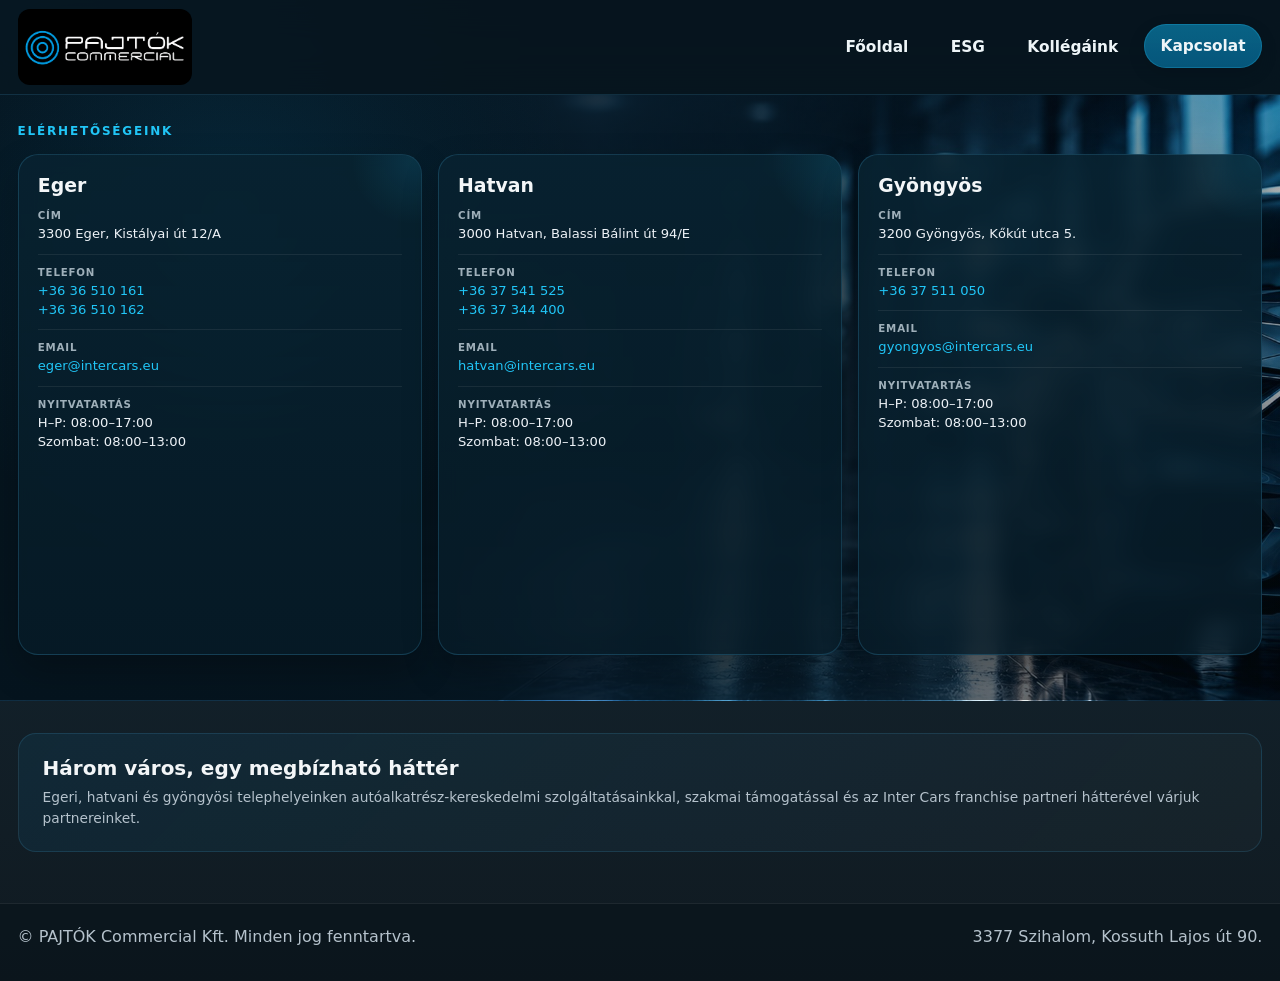
<file: kapcsolat.html>
<!DOCTYPE html>
<html lang="hu">

<head>
  <meta charset="UTF-8" />
  <meta name="viewport" content="width=device-width, initial-scale=1.0" />

  <title>Autóalkatrész Eger, Hatvan és Gyöngyös | PAJTÓK Commercial Kft.</title>

  <meta
    name="description"
    content="Autóalkatrész kereskedelem Egerben, Hatvanban és Gyöngyösön. Az Inter Cars Hungária Kft. franchise partnereként gyors és megbízható kiszolgálás."
  />

  <link rel="stylesheet" href="styles.css" />

  <style>

    /* =========================================================
       KAPCSOLAT OLDAL – KOMPAKT VERZIÓ
       ========================================================= */

    .contact-page-top {
      position: relative;
      overflow: hidden;

      background:
        linear-gradient(
          90deg,
          rgba(5, 20, 30, 0.97) 0%,
          rgba(5, 20, 30, 0.92) 34%,
          rgba(5, 20, 30, 0.66) 60%,
          rgba(5, 20, 30, 0.22) 100%
        ),
        linear-gradient(
          180deg,
          rgba(3, 13, 20, 0.10),
          rgba(3, 13, 20, 0.30)
        ),
        url("hero-car.jpg");

      background-size: cover;
      background-position: center right;
      background-repeat: no-repeat;

      border-bottom: 1px solid rgba(79, 199, 255, 0.12);
    }

    .contact-page-top::before {
      content: "";
      position: absolute;
      inset: 0;
      pointer-events: none;

      background:
        radial-gradient(
          circle at 18% 20%,
          rgba(16, 167, 239, 0.12),
          transparent 30%
        );
    }

    .contact-page-top .container {
      position: relative;
      z-index: 1;
    }


    /* =========================================================
       FELSŐ JELÖLÉS
       ========================================================= */

    .contact-kicker {
      padding: 1.8rem 0 1rem;
    }

    .contact-kicker .eyebrow {
      margin: 0;
      font-size: 0.75rem;
    }


    /* =========================================================
       TELEPHELYEK
       ========================================================= */

    .contact-section {
      padding: 0 0 2.8rem;
    }

    .contact-grid-custom {
      display: grid;
      grid-template-columns: repeat(3, 1fr);
      gap: 1rem;
    }

    .contact-card-custom {
      position: relative;

      display: flex;
      flex-direction: column;

      min-height: 440px;

      padding: 1.2rem;

      overflow: hidden;

      background:
        linear-gradient(
          180deg,
          rgba(8, 34, 48, 0.90),
          rgba(7, 27, 39, 0.82)
        );

      border: 1px solid rgba(79,199,255,0.18);
      border-radius: 20px;

      box-shadow:
        0 16px 36px rgba(0,0,0,0.24);

      backdrop-filter: blur(10px);

      transition:
        transform 0.22s ease,
        border-color 0.22s ease,
        background 0.22s ease;
    }

    .contact-card-custom::before {
      content: "";

      position: absolute;

      width: 125px;
      height: 125px;

      right: -55px;
      top: -55px;

      border-radius: 50%;

      background:
        radial-gradient(
          circle,
          rgba(33,198,247,0.11),
          transparent 70%
        );

      pointer-events: none;
    }

    .contact-card-custom:hover {
      transform: translateY(-3px);

      border-color:
        rgba(33,198,247,0.38);

      background:
        linear-gradient(
          180deg,
          rgba(8,44,60,0.94),
          rgba(6,30,42,0.86)
        );
    }

    .contact-card-custom h2 {
      position: relative;
      z-index: 1;

      margin: 0 0 0.8rem;

      font-size: 1.18rem;
      line-height: 1.2;
    }


    /* =========================================================
       ADATBLOKKOK
       ========================================================= */

    .contact-details {
      display: grid;
      gap: 0.7rem;

      margin-bottom: 0.9rem;
    }

    .contact-detail {
      padding-bottom: 0.65rem;

      border-bottom:
        1px solid rgba(255,255,255,0.07);
    }

    .contact-detail:last-child {
      border-bottom: none;
      padding-bottom: 0;
    }

    .contact-label {
      display: block;

      margin-bottom: 0.18rem;

      color: #9fb0ba;

      font-size: 0.64rem;
      font-weight: 700;

      text-transform: uppercase;
      letter-spacing: 0.08em;
    }

    .contact-value {
      color: #edf2f7;

      font-size: 0.82rem;
      line-height: 1.45;
    }

    .contact-value a {
      color: var(--accent-2);
      text-decoration: none;
    }

    .contact-value a:hover {
      text-decoration: underline;
    }


    /* =========================================================
       TÉRKÉP
       ========================================================= */

    .map-wrap {
      margin-top: auto;
    }

    .map-wrap iframe {
      display: block;

      width: 100%;
      height: 170px;

      border: 0;
      border-radius: 14px;
    }


    /* =========================================================
       ALSÓ INFORMÁCIÓ
       ========================================================= */

    .contact-note {
      padding: 2rem 0 3.2rem;
    }

    .contact-note-card {
      padding: 1.35rem 1.5rem;

      border-radius: 18px;

      border:
        1px solid rgba(79,199,255,0.14);

      background:
        linear-gradient(
          135deg,
          rgba(16,167,239,0.08),
          rgba(255,255,255,0.025)
        );
    }

    .contact-note-card h2 {
      margin: 0 0 0.45rem;

      font-size: 1.25rem;
    }

    .contact-note-card p {
      margin: 0;

      color: var(--muted);

      font-size: 0.86rem;
      line-height: 1.55;
    }


    /* =========================================================
       RESPONSIVE
       ========================================================= */

    @media (max-width: 1100px) {

      .contact-grid-custom {
        grid-template-columns: 1fr;
      }

      .contact-card-custom {
        min-height: 0;
      }

      .map-wrap iframe {
        height: 210px;
      }

    }


    @media (max-width: 920px) {

      .contact-page-top {
        background:
          linear-gradient(
            180deg,
            rgba(5,20,30,0.97),
            rgba(5,20,30,0.88)
          ),
          url("hero-car.jpg");

        background-size: cover;
        background-position: 72% center;
      }

      .contact-kicker {
        padding: 1.5rem 0 0.9rem;
      }

    }


    @media (max-width: 700px) {

      .contact-card-custom {
        padding: 1rem;
      }

      .map-wrap iframe {
        height: 190px;
      }

    }

  </style>
</head>


<body>

  <!-- =====================================================
       FEJLÉC
       ===================================================== -->

  <header class="site-header">

    <div class="container nav-wrap">

      <a class="brand" href="index.html">

        <img
          src="logo.jpg"
          alt="PAJTÓK Commercial Kft. logó"
          class="brand-logo"
        />

      </a>


      <button
        class="menu-toggle"
        type="button"
        aria-label="Menü megnyitása"
        aria-expanded="false"
      >
        ☰
      </button>


      <nav class="site-nav">

        <a href="index.html">
          Főoldal
        </a>

        <a href="esg.html">
          ESG
        </a>

        <a href="kollegaink.html">
          Kollégáink
        </a>

        <a
          class="active"
          href="kapcsolat.html"
        >
          Kapcsolat
        </a>

      </nav>

    </div>

  </header>



  <main>


    <!-- =====================================================
         HÁTTÉRKÉPES KAPCSOLAT BLOKK
         ===================================================== -->

    <div class="contact-page-top">


      <!-- FELSŐ FELIRAT -->

      <section class="contact-kicker">

        <div class="container">

          <p class="eyebrow">
            Elérhetőségeink
          </p>

        </div>

      </section>



      <!-- =====================================================
           TELEPHELYEK
           ===================================================== -->

      <section class="contact-section">

        <div class="container">

          <div class="contact-grid-custom">


            <!-- =================================================
                 EGER
                 ================================================= -->

            <article class="contact-card-custom">

              <h2>
                Eger
              </h2>


              <div class="contact-details">


                <div class="contact-detail">

                  <span class="contact-label">
                    Cím
                  </span>

                  <div class="contact-value">
                    3300 Eger, Kistályai út 12/A
                  </div>

                </div>


                <div class="contact-detail">

                  <span class="contact-label">
                    Telefon
                  </span>

                  <div class="contact-value">

                    <a href="tel:+3636510161">
                      +36 36 510 161
                    </a>

                    <br>

                    <a href="tel:+3636510162">
                      +36 36 510 162
                    </a>

                  </div>

                </div>


                <div class="contact-detail">

                  <span class="contact-label">
                    Email
                  </span>

                  <div class="contact-value">

                    <a href="mailto:eger@intercars.eu">
                      eger@intercars.eu
                    </a>

                  </div>

                </div>


                <div class="contact-detail">

                  <span class="contact-label">
                    Nyitvatartás
                  </span>

                  <div class="contact-value">
                    H–P: 08:00–17:00<br>
                    Szombat: 08:00–13:00
                  </div>

                </div>


              </div>


              <div class="map-wrap">

                <iframe
                  src="https://www.google.com/maps?q=3300%20Eger,%20Kistályai%20út%2012/A&output=embed"
                  loading="lazy"
                  title="PAJTÓK Commercial Kft. Eger térkép">
                </iframe>

              </div>


            </article>



            <!-- =================================================
                 HATVAN
                 ================================================= -->

            <article class="contact-card-custom">

              <h2>
                Hatvan
              </h2>


              <div class="contact-details">


                <div class="contact-detail">

                  <span class="contact-label">
                    Cím
                  </span>

                  <div class="contact-value">
                    3000 Hatvan, Balassi Bálint út 94/E
                  </div>

                </div>


                <div class="contact-detail">

                  <span class="contact-label">
                    Telefon
                  </span>

                  <div class="contact-value">

                    <a href="tel:+3637541525">
                      +36 37 541 525
                    </a>

                    <br>

                    <a href="tel:+3637344400">
                      +36 37 344 400
                    </a>

                  </div>

                </div>


                <div class="contact-detail">

                  <span class="contact-label">
                    Email
                  </span>

                  <div class="contact-value">

                    <a href="mailto:hatvan@intercars.eu">
                      hatvan@intercars.eu
                    </a>

                  </div>

                </div>


                <div class="contact-detail">

                  <span class="contact-label">
                    Nyitvatartás
                  </span>

                  <div class="contact-value">
                    H–P: 08:00–17:00<br>
                    Szombat: 08:00–13:00
                  </div>

                </div>


              </div>


              <div class="map-wrap">

                <iframe
                  src="https://www.google.com/maps?q=3000%20Hatvan,%20Balassi%20Bálint%20út%2094/E&output=embed"
                  loading="lazy"
                  title="PAJTÓK Commercial Kft. Hatvan térkép">
                </iframe>

              </div>


            </article>



            <!-- =================================================
                 GYÖNGYÖS
                 ================================================= -->

            <article class="contact-card-custom">

              <h2>
                Gyöngyös
              </h2>


              <div class="contact-details">


                <div class="contact-detail">

                  <span class="contact-label">
                    Cím
                  </span>

                  <div class="contact-value">
                    3200 Gyöngyös, Kőkút utca 5.
                  </div>

                </div>


                <div class="contact-detail">

                  <span class="contact-label">
                    Telefon
                  </span>

                  <div class="contact-value">

                    <a href="tel:+3637511050">
                      +36 37 511 050
                    </a>

                  </div>

                </div>


                <div class="contact-detail">

                  <span class="contact-label">
                    Email
                  </span>

                  <div class="contact-value">

                    <a href="mailto:gyongyos@intercars.eu">
                      gyongyos@intercars.eu
                    </a>

                  </div>

                </div>


                <div class="contact-detail">

                  <span class="contact-label">
                    Nyitvatartás
                  </span>

                  <div class="contact-value">
                    H–P: 08:00–17:00<br>
                    Szombat: 08:00–13:00
                  </div>

                </div>


              </div>


              <div class="map-wrap">

                <iframe
                  src="https://www.google.com/maps?q=3200%20Gy%C3%B6ngy%C3%B6s,%20K%C5%91k%C3%BAt%20utca%205&output=embed"
                  loading="lazy"
                  title="PAJTÓK Commercial Kft. Gyöngyös térkép">
                </iframe>

              </div>


            </article>


          </div>

        </div>

      </section>


    </div>



    <!-- =====================================================
         ALSÓ INFORMÁCIÓ
         ===================================================== -->

    <section class="contact-note">

      <div class="container">

        <div class="contact-note-card">

          <h2>
            Három város, egy megbízható háttér
          </h2>

          <p>
            Egeri, hatvani és gyöngyösi telephelyeinken
            autóalkatrész-kereskedelmi szolgáltatásainkkal,
            szakmai támogatással és az Inter Cars franchise
            partneri hátterével várjuk partnereinket.
          </p>

        </div>

      </div>

    </section>


  </main>



  <!-- =====================================================
       FOOTER
       ===================================================== -->

  <footer class="site-footer">

    <div class="container footer-wrap">

      <span>
        © PAJTÓK Commercial Kft. Minden jog fenntartva.
      </span>

      <span>
        3377 Szihalom, Kossuth Lajos út 90.
      </span>

    </div>

  </footer>



  <!-- =====================================================
       MOBIL MENÜ
       ===================================================== -->

  <script>

    const toggle =
      document.querySelector('.menu-toggle');

    const nav =
      document.querySelector('.site-nav');

    if (toggle && nav) {

      toggle.addEventListener(
        'click',
        () => {

          nav.classList.toggle('open');

          toggle.setAttribute(
            'aria-expanded',
            nav.classList.contains('open')
              ? 'true'
              : 'false'
          );

        }
      );

    }

  </script>


</body>

</html>
</file>
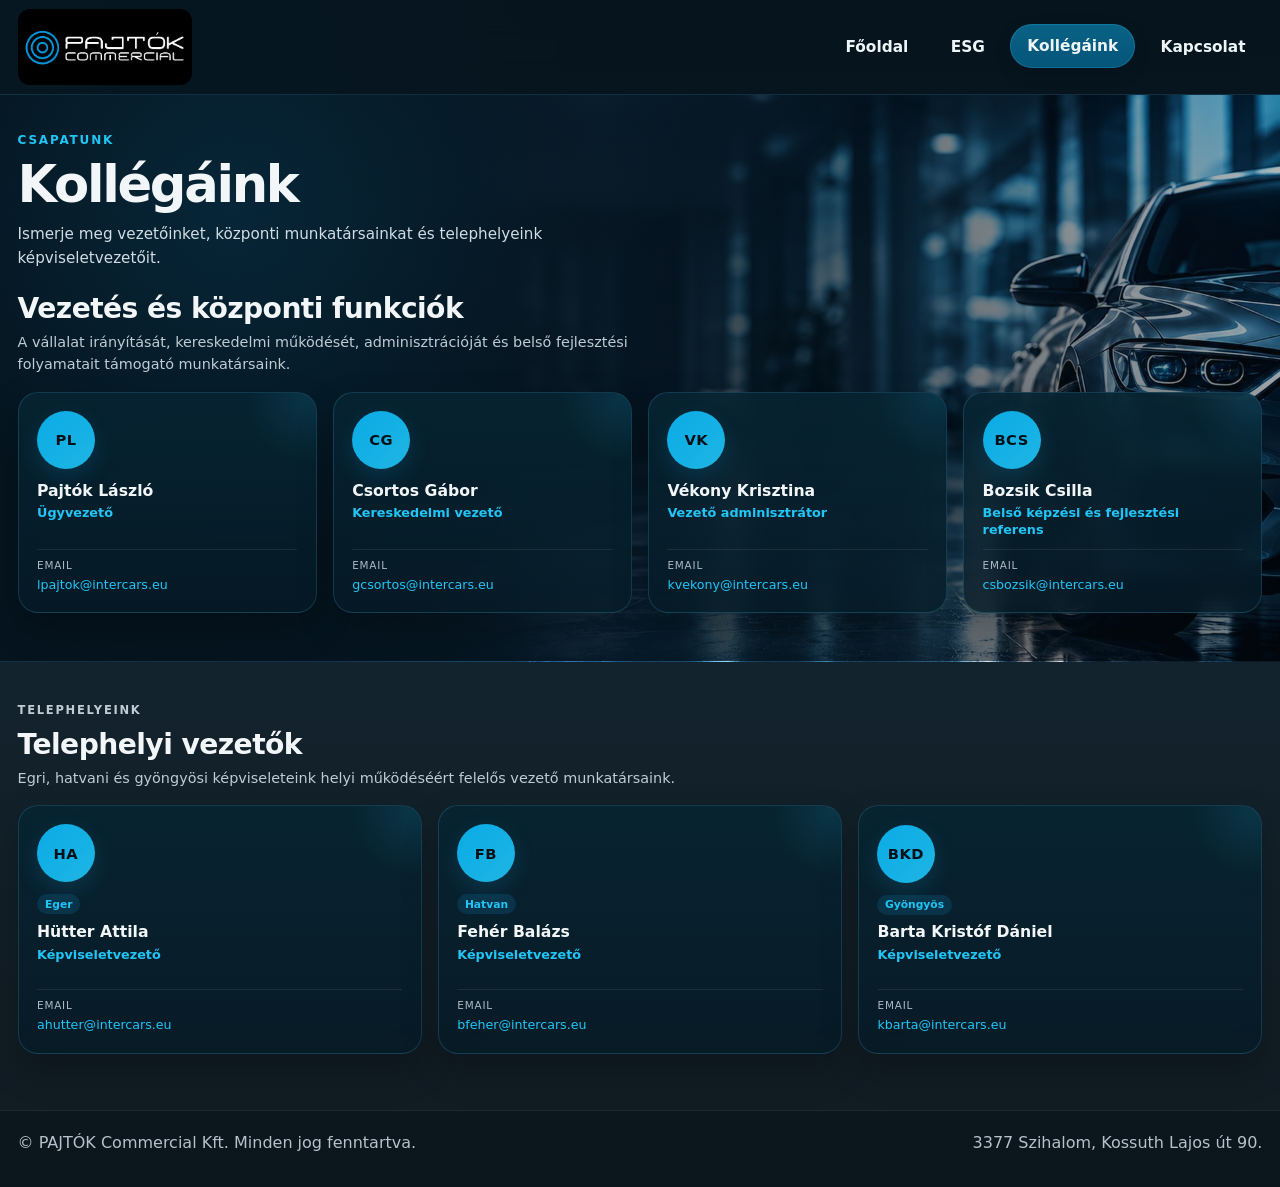
<file: kollegaink.html>
<!DOCTYPE html>
<html lang="hu">

<head>
  <meta charset="UTF-8" />
  <meta name="viewport" content="width=device-width, initial-scale=1.0" />

  <title>Kollégáink | PAJTÓK Commercial Kft.</title>

  <meta
    name="description"
    content="Ismerje meg a PAJTÓK Commercial Kft. vezetőit, központi munkatársait és telephelyi képviseletvezetőit."
  />

  <link rel="stylesheet" href="styles.css" />

  <style>

    /* =========================================================
       KOLLÉGÁINK OLDAL
       ========================================================= */

    .team-page-top {
      position: relative;
      overflow: hidden;

      background:
        linear-gradient(
          90deg,
          rgba(5, 20, 30, 0.97) 0%,
          rgba(5, 20, 30, 0.92) 35%,
          rgba(5, 20, 30, 0.66) 60%,
          rgba(5, 20, 30, 0.20) 100%
        ),
        linear-gradient(
          180deg,
          rgba(3, 13, 20, 0.10),
          rgba(3, 13, 20, 0.30)
        ),
        url("hero-car.jpg");

      background-size: cover;
      background-position: center right;
      background-repeat: no-repeat;

      border-bottom: 1px solid rgba(79, 199, 255, 0.12);
    }

    .team-page-top::before {
      content: "";
      position: absolute;
      inset: 0;
      pointer-events: none;

      background:
        radial-gradient(
          circle at 18% 20%,
          rgba(16, 167, 239, 0.12),
          transparent 30%
        );
    }

    .team-page-top .container {
      position: relative;
      z-index: 1;
    }


    /* =========================================================
       HERO
       ========================================================= */

    .team-hero {
      padding: 2.4rem 0 1.4rem;
    }

    .team-hero-inner {
      max-width: 720px;
    }

    .team-hero .eyebrow {
      margin-bottom: 0.7rem;
      font-size: 0.75rem;
    }

    .team-hero h1 {
      margin: 0;

      font-size: clamp(2.7rem, 4vw, 3.8rem);
      line-height: 1;
      letter-spacing: -0.045em;
    }

    .team-hero .lead {
      margin-top: 0.85rem;
      margin-bottom: 0;

      max-width: 620px;

      color: #d1dce3;

      font-size: 0.95rem;
      line-height: 1.55;
    }


    /* =========================================================
       CSAPAT SZEKCIÓ
       ========================================================= */

    .team-section {
      padding: 0 0 3rem;
    }

    .team-group {
      margin-top: 1.6rem;
    }

    .team-group:first-child {
      margin-top: 0;
    }

    .team-group-header {
      margin-bottom: 1rem;
    }

    .team-group-header .eyebrow {
      margin-bottom: 0.55rem;
      font-size: 0.72rem;
    }

    .team-group-header h2 {
      margin: 0 0 0.35rem;

      font-size: clamp(1.55rem, 2.2vw, 2rem);
      line-height: 1.15;

      letter-spacing: -0.02em;
    }

    .team-group-header p {
      margin: 0;

      max-width: 72ch;

      color: #c0ccd4;

      font-size: 0.9rem;
      line-height: 1.55;
    }


    /* =========================================================
       GRID
       ========================================================= */

    .team-grid {
      display: grid;

      grid-template-columns: repeat(4, 1fr);

      gap: 1rem;
    }

    .team-grid.locations {
      grid-template-columns: repeat(3, 1fr);
    }


    /* =========================================================
       KÁRTYÁK
       ========================================================= */

    .person-card {
      position: relative;

      display: flex;
      flex-direction: column;

      min-height: 205px;

      padding: 1.15rem;

      overflow: hidden;

      background:
        linear-gradient(
          180deg,
          rgba(7, 36, 50, 0.90),
          rgba(6, 27, 39, 0.82)
        );

      border:
        1px solid
        rgba(79, 199, 255, 0.18);

      border-radius: 20px;

      box-shadow:
        0 16px 36px
        rgba(0, 0, 0, 0.22);

      backdrop-filter: blur(10px);

      transition:
        transform 0.22s ease,
        border-color 0.22s ease,
        background 0.22s ease;
    }

    .person-card::before {
      content: "";

      position: absolute;

      width: 125px;
      height: 125px;

      right: -55px;
      top: -55px;

      border-radius: 50%;

      background:
        radial-gradient(
          circle,
          rgba(33, 198, 247, 0.11),
          transparent 70%
        );

      pointer-events: none;
    }

    .person-card:hover {
      transform: translateY(-3px);

      border-color:
        rgba(33, 198, 247, 0.40);

      background:
        linear-gradient(
          180deg,
          rgba(8, 44, 60, 0.94),
          rgba(6, 30, 42, 0.86)
        );
    }


    /* =========================================================
       MONOGRAM
       ========================================================= */

    .person-avatar {
      position: relative;
      z-index: 1;

      width: 58px;
      height: 58px;

      display: grid;
      place-items: center;

      margin-bottom: 0.75rem;

      border-radius: 50%;

      background:
        linear-gradient(
          135deg,
          rgba(10, 174, 234, 0.98),
          rgba(33, 198, 247, 0.90)
        );

      color: #031018;

      font-size: 0.92rem;
      font-weight: 800;

      letter-spacing: 0.03em;

      box-shadow:
        0 8px 22px
        rgba(16, 167, 239, 0.16);
    }


    /* =========================================================
       KÁRTYA SZÖVEGEK
       ========================================================= */

    .person-card h3 {
      margin: 0 0 0.22rem;

      font-size: 0.98rem;
      line-height: 1.25;
    }

    .person-role {
      margin-bottom: 0.65rem;

      min-height: 2.1rem;

      color: var(--accent-2);

      font-size: 0.8rem;
      font-weight: 700;

      line-height: 1.35;
    }

    .person-email {
      margin-top: auto;

      padding-top: 0.55rem;

      border-top:
        1px solid
        rgba(255, 255, 255, 0.08);
    }

    .person-email span {
      display: block;

      margin-bottom: 0.2rem;

      color: #aebbc4;

      font-size: 0.65rem;

      text-transform: uppercase;

      letter-spacing: 0.08em;
    }

    .person-email a {
      color: var(--accent-2);

      font-size: 0.79rem;

      line-height: 1.4;

      word-break: break-word;
    }

    .person-email a:hover {
      text-decoration: underline;
    }


    /* =========================================================
       TELEPHELY CÍMKE
       ========================================================= */

    .location-badge {
      display: inline-block;

      width: fit-content;

      margin-bottom: 0.5rem;

      padding: 0.22rem 0.5rem;

      border-radius: 999px;

      background:
        rgba(16, 167, 239, 0.14);

      color: var(--accent-2);

      font-size: 0.67rem;
      font-weight: 800;
    }


    /* =========================================================
       TELEPHELYI BLOKK
       ========================================================= */

    .location-team-section {
      padding: 2.5rem 0 3.5rem;
    }


    /* =========================================================
       RESPONSIVE
       ========================================================= */

    @media (max-width: 1100px) {

      .team-grid,
      .team-grid.locations {
        grid-template-columns: repeat(2, 1fr);
      }

    }


    @media (max-width: 920px) {

      .team-page-top {
        background:
          linear-gradient(
            180deg,
            rgba(5, 20, 30, 0.97),
            rgba(5, 20, 30, 0.88)
          ),
          url("hero-car.jpg");

        background-size: cover;
        background-position: 72% center;
      }

      .team-hero {
        padding: 2.2rem 0 1.3rem;
      }

    }


    @media (max-width: 700px) {

      .team-grid,
      .team-grid.locations {
        grid-template-columns: 1fr;
      }

      .team-hero h1 {
        font-size: clamp(2.5rem, 11vw, 3.6rem);
      }

      .person-role {
        min-height: auto;
      }

      .person-card {
        min-height: 0;
      }

    }

  </style>
</head>


<body>

  <!-- =====================================================
       FEJLÉC
       ===================================================== -->

  <header class="site-header">

    <div class="container nav-wrap">

      <a class="brand" href="index.html">

        <img
          src="logo.jpg"
          alt="PAJTÓK Commercial Kft. logó"
          class="brand-logo"
        />

      </a>


      <button
        class="menu-toggle"
        type="button"
        aria-label="Menü megnyitása"
        aria-expanded="false"
      >
        ☰
      </button>


      <nav class="site-nav">

        <a href="index.html">
          Főoldal
        </a>

        <a href="esg.html">
          ESG
        </a>

        <a
          class="active"
          href="kollegaink.html"
        >
          Kollégáink
        </a>

        <a href="kapcsolat.html">
          Kapcsolat
        </a>

      </nav>

    </div>

  </header>



  <main>


    <!-- =====================================================
         HÁTTÉRKÉPES FELSŐ BLOKK
         ===================================================== -->

    <div class="team-page-top">


      <!-- HERO -->

      <section class="team-hero">

        <div class="container">

          <div class="team-hero-inner">

            <p class="eyebrow">
              Csapatunk
            </p>

            <h1>
              Kollégáink
            </h1>

            <p class="lead">
              Ismerje meg vezetőinket, központi munkatársainkat
              és telephelyeink képviseletvezetőit.
            </p>

          </div>

        </div>

      </section>



      <!-- VEZETÉS ÉS KÖZPONTI FUNKCIÓK -->

      <section class="team-section">

        <div class="container">

          <div class="team-group">

            <div class="team-group-header">

              <h2>
                Vezetés és központi funkciók
              </h2>

              <p>
                A vállalat irányítását, kereskedelmi működését,
                adminisztrációját és belső fejlesztési folyamatait
                támogató munkatársaink.
              </p>

            </div>


            <div class="team-grid">


              <!-- PAJTÓK LÁSZLÓ -->

              <article class="person-card">

                <div class="person-avatar">
                  PL
                </div>

                <h3>
                  Pajtók László
                </h3>

                <div class="person-role">
                  Ügyvezető
                </div>

                <div class="person-email">

                  <span>
                    Email
                  </span>

                  <a href="mailto:lpajtok@intercars.eu">
                    lpajtok@intercars.eu
                  </a>

                </div>

              </article>



              <!-- CSORTOS GÁBOR -->

              <article class="person-card">

                <div class="person-avatar">
                  CG
                </div>

                <h3>
                  Csortos Gábor
                </h3>

                <div class="person-role">
                  Kereskedelmi vezető
                </div>

                <div class="person-email">

                  <span>
                    Email
                  </span>

                  <a href="mailto:gcsortos@intercars.eu">
                    gcsortos@intercars.eu
                  </a>

                </div>

              </article>



              <!-- VÉKONY KRISZTINA -->

              <article class="person-card">

                <div class="person-avatar">
                  VK
                </div>

                <h3>
                  Vékony Krisztina
                </h3>

                <div class="person-role">
                  Vezető adminisztrátor
                </div>

                <div class="person-email">

                  <span>
                    Email
                  </span>

                  <a href="mailto:kvekony@intercars.eu">
                    kvekony@intercars.eu
                  </a>

                </div>

              </article>



              <!-- BOZSIK CSILLA -->

              <article class="person-card">

                <div class="person-avatar">
                  BCS
                </div>

                <h3>
                  Bozsik Csilla
                </h3>

                <div class="person-role">
                  Belső képzési és fejlesztési referens
                </div>

                <div class="person-email">

                  <span>
                    Email
                  </span>

                  <a href="mailto:csbozsik@intercars.eu">
                    csbozsik@intercars.eu
                  </a>

                </div>

              </article>


            </div>

          </div>

        </div>

      </section>


    </div>



    <!-- =====================================================
         TELEPHELYI VEZETŐK
         ===================================================== -->

    <section class="location-team-section">

      <div class="container">

        <div class="team-group">

          <div class="team-group-header">

            <p class="eyebrow">
              Telephelyeink
            </p>

            <h2>
              Telephelyi vezetők
            </h2>

            <p>
              Egri, hatvani és gyöngyösi képviseleteink
              helyi működéséért felelős vezető munkatársaink.
            </p>

          </div>


          <div class="team-grid locations">


            <!-- EGER -->

            <article class="person-card">

              <div class="person-avatar">
                HA
              </div>

              <span class="location-badge">
                Eger
              </span>

              <h3>
                Hütter Attila
              </h3>

              <div class="person-role">
                Képviseletvezető
              </div>

              <div class="person-email">

                <span>
                  Email
                </span>

                <a href="mailto:ahutter@intercars.eu">
                  ahutter@intercars.eu
                </a>

              </div>

            </article>



            <!-- HATVAN -->

            <article class="person-card">

              <div class="person-avatar">
                FB
              </div>

              <span class="location-badge">
                Hatvan
              </span>

              <h3>
                Fehér Balázs
              </h3>

              <div class="person-role">
                Képviseletvezető
              </div>

              <div class="person-email">

                <span>
                  Email
                </span>

                <a href="mailto:bfeher@intercars.eu">
                  bfeher@intercars.eu
                </a>

              </div>

            </article>



            <!-- GYÖNGYÖS -->

            <article class="person-card">

              <div class="person-avatar">
                BKD
              </div>

              <span class="location-badge">
                Gyöngyös
              </span>

              <h3>
                Barta Kristóf Dániel
              </h3>

              <div class="person-role">
                Képviseletvezető
              </div>

              <div class="person-email">

                <span>
                  Email
                </span>

                <a href="mailto:kbarta@intercars.eu">
                  kbarta@intercars.eu
                </a>

              </div>

            </article>


          </div>

        </div>

      </div>

    </section>


  </main>



  <!-- =====================================================
       FOOTER
       ===================================================== -->

  <footer class="site-footer">

    <div class="container footer-wrap">

      <span>
        © PAJTÓK Commercial Kft. Minden jog fenntartva.
      </span>

      <span>
        3377 Szihalom, Kossuth Lajos út 90.
      </span>

    </div>

  </footer>



  <!-- =====================================================
       MOBIL MENÜ
       ===================================================== -->

  <script>

    const toggle =
      document.querySelector('.menu-toggle');

    const nav =
      document.querySelector('.site-nav');

    if (toggle && nav) {

      toggle.addEventListener(
        'click',
        () => {

          nav.classList.toggle('open');

          toggle.setAttribute(
            'aria-expanded',
            nav.classList.contains('open')
              ? 'true'
              : 'false'
          );

        }
      );

    }

  </script>


</body>

</html>
</file>
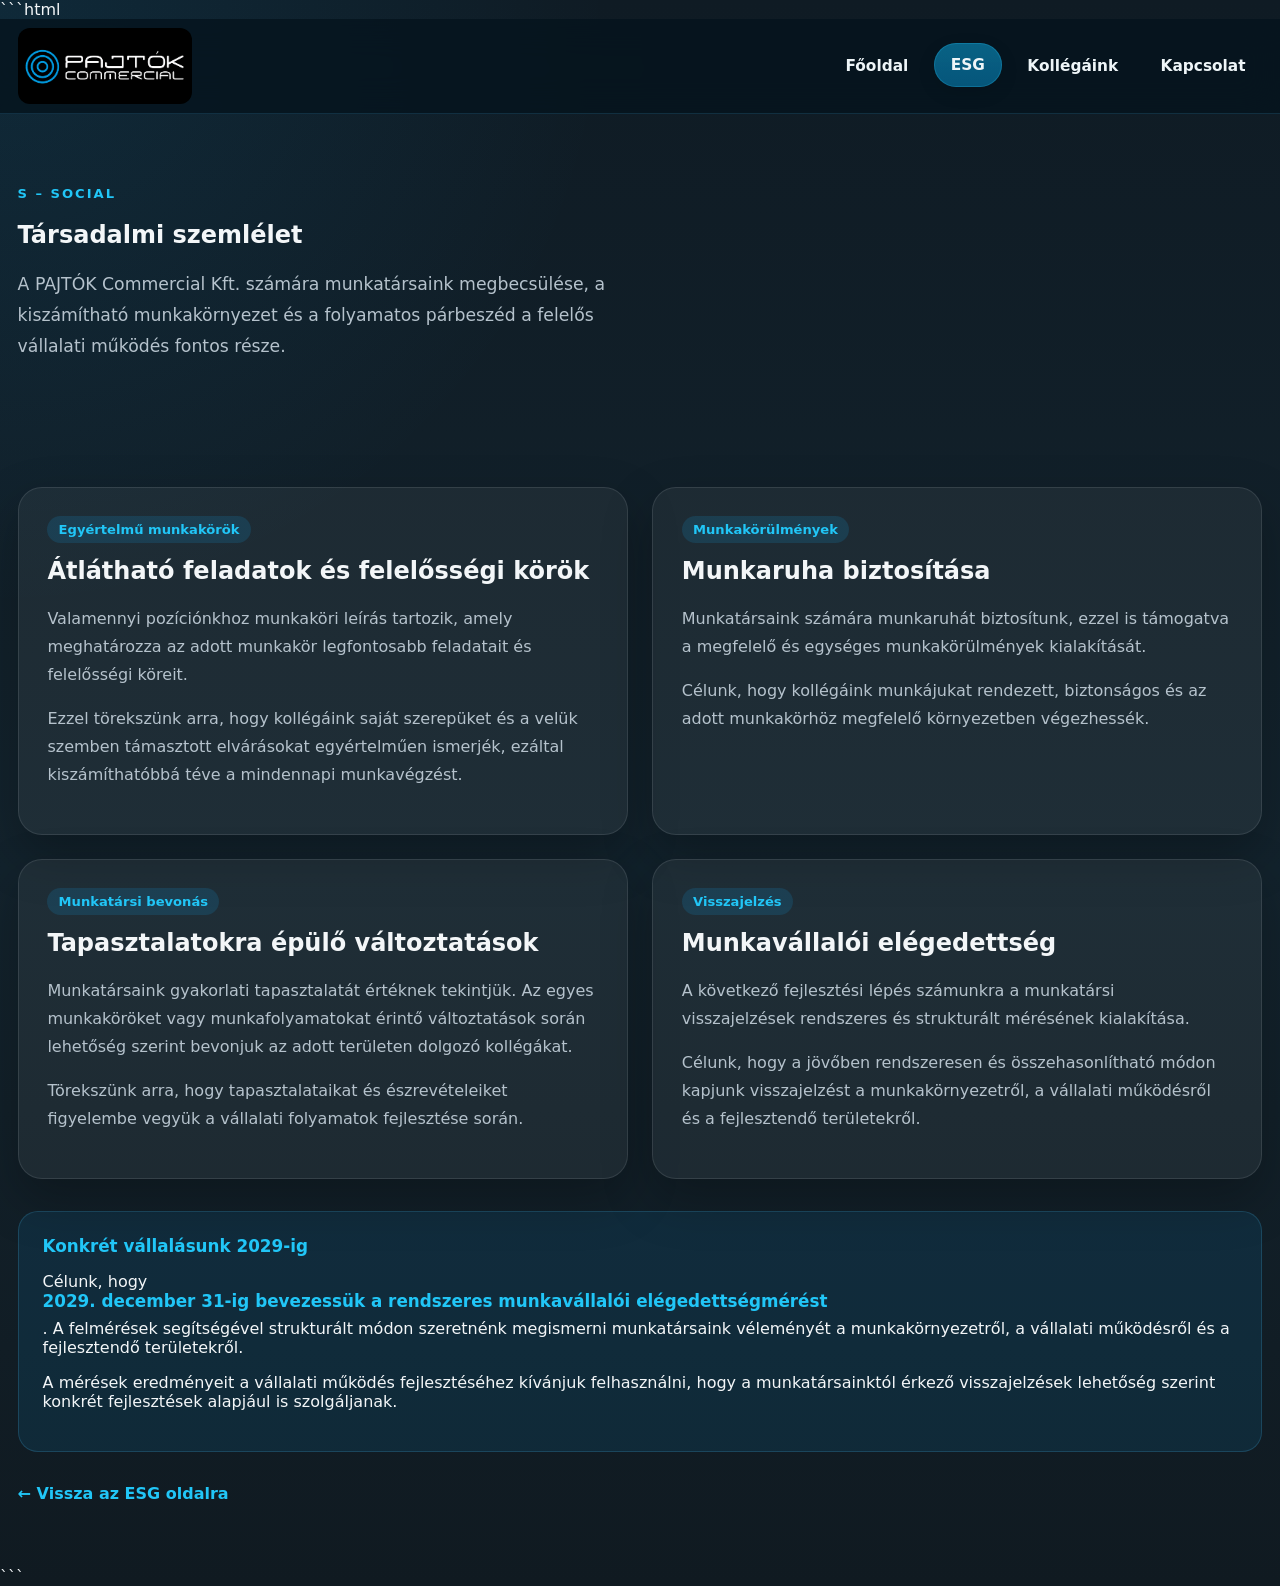
<file: social.html>
```html
<!DOCTYPE html>
<html lang="hu">

<head>
  <meta charset="UTF-8" />
  <meta name="viewport" content="width=device-width, initial-scale=1.0" />

  <title>Társadalmi szemlélet | PAJTÓK Commercial Kft.</title>

  <meta
    name="description"
    content="A PAJTÓK Commercial Kft. társadalmi szemlélete: munkatársaink megbecsülése, egyértelmű munkakörök, megfelelő munkakörülmények és rendszeres munkavállalói visszajelzések."
  />

  <link rel="stylesheet" href="styles.css" />

  <style>
    .social-hero {
      padding: 4.5rem 0 2.5rem;
    }

    .social-grid {
      display: grid;
      grid-template-columns: repeat(2, 1fr);
      gap: 1.5rem;
      margin-top: 2rem;
    }

    .social-card {
      background: rgba(255, 255, 255, 0.05);
      border: 1px solid rgba(255, 255, 255, 0.10);
      border-radius: 24px;
      padding: 1.8rem;
      box-shadow: 0 20px 50px rgba(0, 0, 0, 0.25);
    }

    .social-card h2,
    .social-card h3 {
      margin-top: 0;
    }

    .social-card p {
      color: var(--muted);
      line-height: 1.75;
    }

    .goal-box {
      margin-top: 2rem;
      padding: 1.5rem;
      border-radius: 20px;
      background: rgba(16, 167, 239, 0.10);
      border: 1px solid rgba(79, 199, 255, 0.18);
    }

    .goal-box strong {
      display: block;
      color: var(--accent-2);
      margin-bottom: 0.5rem;
      font-size: 1.05rem;
    }

    .back-link {
      display: inline-flex;
      margin-top: 2rem;
      color: var(--accent-2);
      font-weight: 700;
    }

    @media (max-width: 900px) {
      .social-grid {
        grid-template-columns: 1fr;
      }
    }
  </style>
</head>

<body>

<header class="site-header">
  <div class="container nav-wrap">

    <a class="brand" href="index.html">
      <img
        src="logo.jpg"
        alt="PAJTÓK Commercial Kft. logó"
        class="brand-logo"
      />
    </a>

    <nav class="site-nav">
      <a href="index.html">Főoldal</a>
      <a class="active" href="esg.html">ESG</a>
      <a href="kollegaink.html">Kollégáink</a>
      <a href="kapcsolat.html">Kapcsolat</a>
    </nav>

  </div>
</header>


<main>

  <section class="social-hero">

    <div class="container">

      <p class="eyebrow">S – Social</p>

      <h1>Társadalmi szemlélet</h1>

      <p class="lead narrow">
        A PAJTÓK Commercial Kft. számára munkatársaink megbecsülése,
        a kiszámítható munkakörnyezet és a folyamatos párbeszéd
        a felelős vállalati működés fontos része.
      </p>

    </div>

  </section>


  <section class="section">

    <div class="container">

      <div class="social-grid">

        <article class="social-card">

          <span class="pill">
            Egyértelmű munkakörök
          </span>

          <h2>
            Átlátható feladatok és felelősségi körök
          </h2>

          <p>
            Valamennyi pozíciónkhoz munkaköri leírás tartozik,
            amely meghatározza az adott munkakör legfontosabb
            feladatait és felelősségi köreit.
          </p>

          <p>
            Ezzel törekszünk arra, hogy kollégáink saját szerepüket
            és a velük szemben támasztott elvárásokat egyértelműen
            ismerjék, ezáltal kiszámíthatóbbá téve a mindennapi
            munkavégzést.
          </p>

        </article>


        <article class="social-card">

          <span class="pill">
            Munkakörülmények
          </span>

          <h2>
            Munkaruha biztosítása
          </h2>

          <p>
            Munkatársaink számára munkaruhát biztosítunk,
            ezzel is támogatva a megfelelő és egységes
            munkakörülmények kialakítását.
          </p>

          <p>
            Célunk, hogy kollégáink munkájukat rendezett,
            biztonságos és az adott munkakörhöz megfelelő
            környezetben végezhessék.
          </p>

        </article>


        <article class="social-card">

          <span class="pill">
            Munkatársi bevonás
          </span>

          <h2>
            Tapasztalatokra épülő változtatások
          </h2>

          <p>
            Munkatársaink gyakorlati tapasztalatát értéknek tekintjük.
            Az egyes munkaköröket vagy munkafolyamatokat érintő
            változtatások során lehetőség szerint bevonjuk az adott
            területen dolgozó kollégákat.
          </p>

          <p>
            Törekszünk arra, hogy tapasztalataikat és észrevételeiket
            figyelembe vegyük a vállalati folyamatok fejlesztése során.
          </p>

        </article>


        <article class="social-card">

          <span class="pill">
            Visszajelzés
          </span>

          <h2>
            Munkavállalói elégedettség
          </h2>

          <p>
            A következő fejlesztési lépés számunkra a munkatársi
            visszajelzések rendszeres és strukturált mérésének
            kialakítása.
          </p>

          <p>
            Célunk, hogy a jövőben rendszeresen és összehasonlítható
            módon kapjunk visszajelzést a munkakörnyezetről,
            a vállalati működésről és a fejlesztendő területekről.
          </p>

        </article>

      </div>


      <div class="goal-box">

        <strong>
          Konkrét vállalásunk 2029-ig
        </strong>

        <p>
          Célunk, hogy <strong>2029. december 31-ig bevezessük
          a rendszeres munkavállalói elégedettségmérést</strong>.
          A felmérések segítségével strukturált módon szeretnénk
          megismerni munkatársaink véleményét a munkakörnyezetről,
          a vállalati működésről és a fejlesztendő területekről.
        </p>

        <p>
          A mérések eredményeit a vállalati működés fejlesztéséhez
          kívánjuk felhasználni, hogy a munkatársainktól érkező
          visszajelzések lehetőség szerint konkrét fejlesztések
          alapjául is szolgáljanak.
        </p>

      </div>


      <a class="back-link" href="esg.html">
        ← Vissza az ESG oldalra
      </a>

    </div>

  </section>

</main>

</body>

</html>
```
</file>
<file: styles.css>
:root {
  --bg: #0f1c25;
  --bg-soft: #152733;
  --text: #f3f6f8;
  --muted: #b5c2cc;
  --accent: #08aeea;
  --accent-2: #21c6f7;
  --line: rgba(86, 198, 255, 0.20);
  --line-soft: rgba(255, 255, 255, 0.08);
  --shadow: 0 22px 60px rgba(0, 0, 0, 0.30);
  --container: 1380px;
}


/* ALAPOK */

* {
  box-sizing: border-box;
}

html {
  scroll-behavior: smooth;
}

body {
  margin: 0;
  font-family:
    Inter,
    ui-sans-serif,
    system-ui,
    -apple-system,
    BlinkMacSystemFont,
    "Segoe UI",
    sans-serif;

  color: var(--text);

  background:
    radial-gradient(
      circle at top left,
      rgba(16, 167, 239, 0.10),
      transparent 30%
    ),
    linear-gradient(
      180deg,
      #0f1b24 0%,
      #13232d 55%,
      #101a21 100%
    );
}

a {
  color: inherit;
  text-decoration: none;
}

img {
  max-width: 100%;
  display: block;
}

.container {
  width: min(
    calc(100% - 2.2rem),
    var(--container)
  );

  margin: 0 auto;
}



/* FEJLÉC */

.site-header {
  position: sticky;
  top: 0;

  z-index: 50;

  backdrop-filter: blur(18px);

  background:
    rgba(5, 20, 30, 0.82);

  border-bottom:
    1px solid rgba(77, 185, 240, 0.16);
}

.nav-wrap {
  min-height: 114px;

  display: flex;
  align-items: center;
  justify-content: space-between;

  gap: 1rem;
}

.brand {
  background: transparent;
  padding: 0;
}

.brand-logo {
  height: 92px;
  width: auto;

  object-fit: contain;

  border-radius: 12px;
}

.site-nav {
  display: flex;
  align-items: center;

  gap: 0.75rem;

  flex-wrap: wrap;
}

.site-nav a {
  padding:
    0.95rem
    1.2rem;

  border-radius: 999px;

  color: #eef5f8;

  font-weight: 700;

  transition:
    background 0.22s ease,
    transform 0.22s ease,
    color 0.22s ease;
}

.site-nav a:hover,
.site-nav a.active {
  background:
    linear-gradient(
      180deg,
      rgba(10, 164, 221, 0.54),
      rgba(6, 111, 158, 0.72)
    );

  box-shadow:
    inset 0 0 0 1px
    rgba(41, 205, 255, 0.24);

  transform:
    translateY(-1px);
}

.menu-toggle {
  display: none;

  border:
    1px solid var(--line);

  background:
    rgba(7, 25, 37, 0.90);

  color: white;

  border-radius: 14px;

  padding:
    0.65rem
    0.85rem;

  font-size: 1.1rem;
}



/* HERO */

.home-hero {
  position: relative;

  isolation: isolate;

  min-height: 770px;

  padding:
    5rem 0
    2.4rem;

  background:
    linear-gradient(
      90deg,
      rgba(6, 24, 35, 0.98) 0%,
      rgba(7, 28, 40, 0.92) 35%,
      rgba(7, 30, 42, 0.58) 60%,
      rgba(7, 28, 40, 0.12) 100%
    ),
    url("hero-car.jpg")
    center right /
    cover
    no-repeat;

  overflow: hidden;
}


/* finom fényréteg a háttér fölött */

.home-hero::after {
  content: "";

  position: absolute;

  inset: 0;

  z-index: -1;

  pointer-events: none;

  background:
    radial-gradient(
      circle at 22% 18%,
      rgba(24, 190, 246, 0.08),
      transparent 32%
    ),
    linear-gradient(
      180deg,
      rgba(4, 13, 20, 0.02),
      rgba(3, 13, 20, 0.20)
    );
}


.home-hero-grid {
  display: grid;

  grid-template-columns:
    minmax(0, 1.18fr)
    minmax(310px, 0.72fr);

  gap:
    clamp(
      2.5rem,
      6vw,
      6rem
    );

  align-items: center;
}


.hero-copy {
  max-width: 800px;
}


.eyebrow {
  color: var(--accent-2);

  text-transform: uppercase;

  letter-spacing: 0.15em;

  font-size: 0.82rem;

  font-weight: 800;

  margin:
    0 0
    1rem;
}


.home-hero h1 {
  max-width: 820px;

  margin: 0;

  font-size:
    clamp(
      3rem,
      5.8vw,
      5.25rem
    );

  line-height: 0.98;

  letter-spacing: -0.055em;

  font-weight: 800;
}


.hero-highlight {
  display: block;

  color: var(--accent-2);
}


.home-lead {
  margin:
    1.6rem 0 0;

  max-width: 700px;

  color: #d9e2e8;

  font-size: 1.08rem;

  line-height: 1.7;
}



/* HERO GOMBOK */

.hero-actions {
  display: flex;

  gap: 1rem;

  flex-wrap: wrap;

  margin-top: 1.8rem;
}


.btn {
  display: inline-flex;

  align-items: center;

  justify-content: space-between;

  min-width: 170px;

  gap: 1.4rem;

  padding:
    1rem
    1.35rem;

  border-radius: 16px;

  font-weight: 800;

  transition:
    transform 0.2s ease,
    box-shadow 0.2s ease,
    background 0.2s ease;
}


.btn:hover {
  transform:
    translateY(-2px);
}


.btn-primary {
  color: #021018;

  background:
    linear-gradient(
      135deg,
      #09b8ef,
      #2bcdf7
    );

  box-shadow:
    0 14px 30px
    rgba(0, 180, 238, 0.18);
}


.btn-primary:hover {
  box-shadow:
    0 16px 36px
    rgba(0, 180, 238, 0.30);
}


.btn-secondary {
  color: #8fddff;

  background:
    rgba(6, 27, 39, 0.58);

  border:
    1px solid
    rgba(19, 198, 249, 0.78);
}


.btn-secondary:hover {
  background:
    rgba(9, 50, 69, 0.78);
}



/* JOBB OLDALI PAJTÓK KÁRTYA */

.hero-info-card {
  background:
    linear-gradient(
      160deg,
      rgba(6, 31, 44, 0.86),
      rgba(7, 27, 40, 0.80)
    );

  border:
    1px solid
    rgba(19, 191, 244, 0.48);

  border-radius: 24px;

  padding:
    2rem
    2.1rem;

  box-shadow:
    0 28px 70px
    rgba(0, 0, 0, 0.30);

  backdrop-filter:
    blur(12px);
}


.hero-info-card h2 {
  margin:
    0 0
    1.4rem;

  font-size: 1.65rem;
}


.hero-stat {
  padding:
    1rem 0;

  border-bottom:
    1px solid
    rgba(178, 228, 249, 0.14);
}


.hero-stat:first-of-type {
  padding-top: 0;
}


.hero-stat:last-child {
  border-bottom: 0;

  padding-bottom: 0;
}


.hero-stat strong {
  display: block;

  color: var(--accent-2);

  font-size: 1.2rem;

  margin-bottom: 0.2rem;
}


.hero-stat span {
  color: #c9d5dc;

  line-height: 1.5;
}



/* ALSÓ 4 ELEMES SÁV */

.hero-benefits {
  margin-top: 3rem;

  display: grid;

  grid-template-columns:
    repeat(4, 1fr);

  overflow: hidden;

  border:
    1px solid
    rgba(83, 197, 248, 0.28);

  border-radius: 22px;

  background:
    linear-gradient(
      180deg,
      rgba(6, 28, 40, 0.88),
      rgba(8, 31, 44, 0.80)
    );

  backdrop-filter:
    blur(14px);

  box-shadow:
    0 22px 55px
    rgba(0, 0, 0, 0.24);
}


.benefit-item {
  position: relative;

  display: flex;

  align-items: center;

  gap: 1rem;

  min-height: 104px;

  padding:
    1.25rem
    1.8rem;
}


.benefit-item:not(:last-child)::after {
  content: "";

  position: absolute;

  right: 0;

  top: 22%;

  bottom: 22%;

  width: 1px;

  background:
    rgba(112, 205, 245, 0.26);
}


.benefit-icon {
  flex:
    0 0 auto;

  color:
    var(--accent-2);

  font-size: 2rem;

  line-height: 1;
}


.benefit-item strong {
  display: block;

  font-size: 1.05rem;

  margin-bottom: 0.25rem;
}


.benefit-item span:last-child {
  color: #c0ccd4;
}



/* RÓLUNK */

.about-home {
  padding:
    5rem 0;

  border-top:
    1px solid
    var(--line-soft);
}


.about-grid {
  display: grid;

  grid-template-columns:
    1.2fr
    0.8fr;

  gap: 2rem;

  align-items: start;
}


.about-copy h2,
.locations-home h2,
.home-links h2 {
  font-size:
    clamp(
      2rem,
      4vw,
      3.2rem
    );

  margin:
    0 0
    1.3rem;

  letter-spacing: -0.03em;
}


.about-copy p,
.location-home-card p,
.home-link-card p {
  color: var(--muted);

  line-height: 1.8;

  font-size: 1.02rem;
}



/* CÉGADAT KÁRTYA */

.facts-card {
  background:
    linear-gradient(
      180deg,
      rgba(255, 255, 255, 0.055),
      rgba(255, 255, 255, 0.028)
    );

  border:
    1px solid
    rgba(122, 211, 247, 0.13);

  border-radius: 22px;

  box-shadow:
    var(--shadow);

  padding: 1.8rem;
}


.facts-card h3 {
  margin-top: 0;
}


.fact-row {
  padding:
    0.95rem 0;

  border-bottom:
    1px solid
    rgba(255, 255, 255, 0.07);
}


.fact-row:last-child {
  border-bottom: 0;
}


.fact-label {
  display: block;

  color:
    var(--muted);

  font-size: 0.79rem;

  text-transform: uppercase;

  letter-spacing: 0.09em;

  margin-bottom: 0.25rem;
}


.fact-value {
  color:
    var(--text);

  font-weight: 750;
}



/* TELEPHELYEK */

.locations-home {
  padding:
    5rem 0;

  background:
    rgba(255, 255, 255, 0.015);

  border-top:
    1px solid
    rgba(255, 255, 255, 0.05);

  border-bottom:
    1px solid
    rgba(255, 255, 255, 0.05);
}


.location-grid-home {
  display: grid;

  grid-template-columns:
    repeat(3, 1fr);

  gap: 1.3rem;
}


.location-home-card {
  padding: 1.6rem;

  background:
    linear-gradient(
      180deg,
      rgba(255, 255, 255, 0.055),
      rgba(255, 255, 255, 0.028)
    );

  border:
    1px solid
    rgba(122, 211, 247, 0.13);

  border-radius: 22px;

  box-shadow:
    var(--shadow);
}


.location-home-card h3 {
  margin-top: 0;
}


.location-home-card a {
  color:
    var(--accent-2);

  font-weight: 800;
}



/* FONTOS OLDALAK */

.home-links {
  padding:
    5rem 0;
}


.home-links-grid {
  display: grid;

  grid-template-columns:
    repeat(3, 1fr);

  gap: 1.3rem;
}


.home-link-card {
  display: block;

  padding: 1.6rem;

  background:
    linear-gradient(
      180deg,
      rgba(255, 255, 255, 0.055),
      rgba(255, 255, 255, 0.028)
    );

  border:
    1px solid
    rgba(122, 211, 247, 0.13);

  border-radius: 22px;

  box-shadow:
    var(--shadow);

  transition:
    transform 0.2s ease,
    border-color 0.2s ease,
    background 0.2s ease;
}


.home-link-card:hover {
  transform:
    translateY(-4px);

  border-color:
    rgba(79, 199, 255, 0.32);

  background:
    linear-gradient(
      180deg,
      rgba(16, 167, 239, 0.08),
      rgba(255, 255, 255, 0.035)
    );
}


.home-link-card h3 {
  margin-top: 0;
}


.pill {
  display: inline-block;

  margin-bottom: 0.9rem;

  padding:
    0.35rem
    0.7rem;

  border-radius: 999px;

  background:
    rgba(16, 167, 239, 0.15);

  color:
    var(--accent-2);

  font-size: 0.82rem;

  font-weight: 800;
}



/* FOOTER */

.site-footer {
  border-top:
    1px solid
    var(--line-soft);

  padding:
    1.4rem 0
    2.2rem;

  background:
    rgba(5, 16, 23, 0.45);
}


.footer-wrap {
  display: flex;

  justify-content: space-between;

  gap: 1rem;

  flex-wrap: wrap;

  color:
    var(--muted);
}



/* ========================================================= */
/* A TÖBBI OLDAL KOMPONENSEI */
/* ========================================================= */

.hero,
.page-hero {
  padding:
    5rem 0
    3rem;
}


.hero-grid,
.split,
.contact-grid {
  display: grid;

  grid-template-columns:
    1.2fr
    0.8fr;

  gap: 2rem;

  align-items: center;
}


.hero h1,
.page-hero h1 {
  font-size:
    clamp(
      2.3rem,
      5vw,
      4.5rem
    );

  line-height: 1.02;

  margin:
    0 0
    1rem;

  letter-spacing:
    -0.04em;
}


.lead {
  font-size: 1.08rem;

  line-height: 1.8;

  color:
    var(--muted);

  max-width: 62ch;
}


.narrow {
  max-width: 54ch;
}


.small-hero {
  padding-bottom: 1rem;
}



/* KÁRTYÁK */

.glass,
.card,
.team-card {
  background:
    rgba(255, 255, 255, 0.055);

  border:
    1px solid
    var(--line);

  border-radius: 24px;

  box-shadow:
    var(--shadow);
}


.hero-card,
.card,
.team-card {
  padding: 1.6rem;
}


.section {
  padding:
    2.2rem 0
    4rem;
}


.section-alt {
  background:
    linear-gradient(
      180deg,
      rgba(255, 255, 255, 0.02),
      rgba(255, 255, 255, 0)
    );

  border-top:
    1px solid
    rgba(255, 255, 255, 0.08);

  border-bottom:
    1px solid
    rgba(255, 255, 255, 0.08);
}


.section-heading {
  margin-bottom: 1.5rem;
}


.section-heading h2,
.split h2 {
  font-size:
    clamp(
      1.8rem,
      3vw,
      2.7rem
    );

  margin: 0;
}


.cards.three {
  display: grid;

  grid-template-columns:
    repeat(3, 1fr);

  gap: 1.2rem;
}


.card h3,
.team-card h3,
.hero-card h2 {
  margin-top: 0;
}


.card p,
.team-card p,
.split p,
.hero-card li,
.styled-list li,
.accent-card li {
  color:
    var(--muted);

  line-height: 1.75;
}


.check-list,
.styled-list,
.accent-card ol {
  margin: 0;

  padding-left: 1.2rem;
}


.accent-card {
  background:
    linear-gradient(
      180deg,
      rgba(16, 167, 239, 0.12),
      rgba(255, 255, 255, 0.04)
    );
}



/* KOLLÉGÁK */

.team-card {
  text-align: center;
}


.avatar {
  width: 74px;

  height: 74px;

  margin:
    0 auto
    1rem;

  border-radius: 50%;

  background:
    linear-gradient(
      135deg,
      var(--accent),
      var(--accent-2)
    );

  color:
    #031018;

  display: grid;

  place-items: center;

  font-weight: 800;

  font-size: 1.15rem;
}


.role {
  color:
    var(--accent-2)
    !important;

  font-weight: 600;
}



/* KAPCSOLAT */

.contact-grid {
  display: grid;

  grid-template-columns:
    repeat(3, 1fr);

  gap: 24px;

  margin-top: 30px;

  align-items: stretch;
}


.contact-card {
  background:
    rgba(255, 255, 255, 0.04);

  padding: 20px;

  border-radius: 16px;

  border:
    1px solid
    rgba(255, 255, 255, 0.08);

  display: flex;

  flex-direction: column;
}


.contact-card h2 {
  margin-top: 0;

  margin-bottom: 10px;
}


.contact-list {
  display: grid;

  gap: 1rem;
}


.contact-label {
  display: block;

  color:
    var(--muted);

  font-size: 0.82rem;

  margin-bottom: 0.25rem;

  text-transform: uppercase;

  letter-spacing: 0.08em;
}


.contact-card a {
  color:
    var(--accent-2);
}


.contact-card iframe {
  width: 100%;

  height: 250px;

  border: 0;

  border-radius: 12px;

  margin-top: auto;
}


.contact-form {
  display: grid;

  gap: 1rem;
}


.contact-form label {
  display: grid;

  gap: 0.5rem;

  color:
    var(--muted);

  font-weight: 500;
}


.contact-form input,
.contact-form textarea {
  width: 100%;

  border:
    1px solid
    var(--line);

  border-radius: 18px;

  background:
    rgba(255, 255, 255, 0.04);

  color:
    white;

  padding:
    0.95rem
    1rem;

  font:
    inherit;
}


.form-note {
  margin-top: 0.9rem;

  color:
    var(--muted);

  font-size: 0.92rem;
}



/* ========================================================= */
/* TABLET */
/* ========================================================= */

@media (max-width: 1100px) {

  .home-hero {
    min-height: auto;

    background-position:
      68% center;
  }


  .home-hero-grid {
    grid-template-columns:
      1fr
      0.72fr;

    gap: 2rem;
  }


  .hero-benefits {
    grid-template-columns:
      repeat(2, 1fr);
  }


  .benefit-item:nth-child(2)::after {
    display: none;
  }

}



/* ========================================================= */
/* MOBIL / KISEBB TABLET */
/* ========================================================= */

@media (max-width: 920px) {

  .nav-wrap {
    min-height: 92px;
  }


  .brand-logo {
    height: 74px;
  }


  .menu-toggle {
    display:
      inline-block;
  }


  .site-nav {
    display: none;

    position: absolute;

    left: 1rem;

    right: 1rem;

    top:
      calc(100% + 0.5rem);

    flex-direction:
      column;

    padding: 0.8rem;

    background:
      rgba(8, 25, 36, 0.98);

    border:
      1px solid
      var(--line);

    border-radius: 20px;
  }


  .site-nav.open {
    display: flex;
  }


  .home-hero {
    padding-top:
      4rem;

    background:
      linear-gradient(
        180deg,
        rgba(6, 24, 35, 0.97) 0%,
        rgba(6, 24, 35, 0.90) 55%,
        rgba(6, 24, 35, 0.75) 100%
      ),
      url("hero-car.jpg")
      72% center /
      cover
      no-repeat;
  }


  .home-hero-grid,
  .about-grid,
  .location-grid-home,
  .home-links-grid,
  .hero-grid,
  .split,
  .contact-grid,
  .cards.three {

    grid-template-columns:
      1fr;
  }


  .hero-copy {
    max-width:
      760px;
  }


  .hero-info-card {
    max-width:
      560px;
  }

}



/* ========================================================= */
/* MOBIL */
/* ========================================================= */

@media (max-width: 640px) {

  .container {
    width:
      min(
        calc(100% - 1.3rem),
        var(--container)
      );
  }


  .home-hero {
    padding:
      3rem 0
      1rem;
  }


  .home-hero h1 {
    font-size:
      clamp(
        2.6rem,
        13vw,
        4.2rem
      );
  }


  .home-lead {
    font-size:
      1rem;
  }


  .hero-actions {
    flex-direction:
      column;
  }


  .btn {
    width: 100%;
  }


  .hero-benefits {
    grid-template-columns:
      1fr;

    margin-top:
      2rem;
  }


  .benefit-item::after {
    display:
      none
      !important;
  }


  .benefit-item {
    min-height:
      auto;

    padding:
      1rem
      1.2rem;

    border-bottom:
      1px solid
      rgba(112, 205, 245, 0.14);
  }


  .benefit-item:last-child {
    border-bottom: 0;
  }


  .about-home,
  .locations-home,
  .home-links {
    padding:
      3.5rem 0;
  }

}
/* =========================================================
   FŐOLDAL HERO – referencia finomhangolás
   ========================================================= */

.site-header .nav-wrap {
  min-height: 110px;
}

.brand-logo {
  height: 86px;
}


/* HERO MAGASSÁG ÉS ELRENDEZÉS */

.home-hero {
  min-height: 680px;
  padding: 4rem 0 0;
  background-position: center right;
}

.home-hero-grid {
  grid-template-columns: minmax(0, 1.25fr) 375px;
  gap: 4.5rem;
  align-items: center;
}


/* BAL OLDALI SZÖVEG */

.hero-copy {
  max-width: 690px;
}

.home-hero h1 {
  max-width: 680px;
  font-size: clamp(3rem, 4.25vw, 4.25rem);
  line-height: 1.02;
  letter-spacing: -0.045em;
}

.hero-highlight {
  white-space: nowrap;
}

.home-lead {
  max-width: 650px;
  font-size: 1rem;
  line-height: 1.6;
  margin-top: 1.4rem;
}


/* JOBB OLDALI INFORMÁCIÓS KÁRTYA */

.hero-info-card {
  width: 100%;
  max-width: 375px;
  padding: 1.8rem 2rem;
  border-radius: 22px;
}

.hero-info-card h2 {
  font-size: 1.45rem;
  margin-bottom: 1.25rem;
}

.hero-stat {
  padding: 0.8rem 0;
}

.hero-stat strong {
  font-size: 1.08rem;
}

.hero-stat span {
  font-size: 0.95rem;
}


/* GOMBOK */

.hero-actions {
  margin-top: 1.5rem;
}

.btn {
  min-width: 165px;
  padding: 0.95rem 1.3rem;
}


/* ALSÓ 4 ELEMES SÁV */

.hero-benefits {
  margin-top: 3rem;
  min-height: 100px;
  border-radius: 0;
  border-left: 1px solid rgba(83, 197, 248, 0.28);
  border-right: 1px solid rgba(83, 197, 248, 0.28);
  border-bottom: 0;
  width: 100%;
}

.benefit-item {
  min-height: 98px;
  padding: 1rem 1.6rem;
}

.benefit-item strong {
  font-size: 1rem;
}

.benefit-item span:last-child {
  font-size: 0.95rem;
}


/* NAGY KIJELZŐN NE LEGYEN TÚL NAGY */

@media (min-width: 1500px) {

  .home-hero h1 {
    font-size: 4.25rem;
  }

  .hero-copy {
    max-width: 700px;
  }

}


/* TABLET */

@media (max-width: 1100px) {

  .hero-highlight {
    white-space: normal;
  }

  .home-hero-grid {
    grid-template-columns: 1fr 340px;
    gap: 2rem;
  }

}


/* MOBIL */

@media (max-width: 920px) {

  .home-hero {
    min-height: auto;
    padding: 3.5rem 0 1.5rem;
  }

  .home-hero-grid {
    grid-template-columns: 1fr;
  }

  .hero-info-card {
    max-width: 100%;
  }

}
/* =========================================================
   FEJLÉC + NAVIGÁCIÓ FINOMHANGOLÁS
   ========================================================= */

.site-header .nav-wrap {
  min-height: 94px;
}

.brand-logo {
  height: 76px;
}

.site-nav {
  gap: 0.55rem;
}

.site-nav a {
  padding: 0.8rem 1.05rem;
  font-size: 0.96rem;
}

.site-nav a:hover,
.site-nav a.active {
  box-shadow:
    inset 0 0 0 1px rgba(41, 205, 255, 0.22),
    0 6px 18px rgba(0, 0, 0, 0.12);
}


/* HERO KICSIT FELJEBB ÉS KOMPAKTABB */

.home-hero {
  padding-top: 3.2rem;
}

.home-hero-grid {
  gap: 3.8rem;
}

.hero-actions {
  margin-top: 1.35rem;
}


/* ALSÓ 4 ELEMES SÁV – EGYSÉGES IKONMEGJELENÉS */

.benefit-icon {
  width: 38px;
  height: 38px;
  display: grid;
  place-items: center;
  border: 1px solid rgba(33, 198, 247, 0.28);
  border-radius: 50%;
  color: var(--accent-2);
  font-size: 1.2rem;
  background: rgba(33, 198, 247, 0.05);
}


/* A LILA EMOJI HATÁS CSÖKKENTÉSE */

.benefit-item:nth-child(2) .benefit-icon {
  filter: grayscale(1) brightness(1.8) saturate(0);
}


/* TELEFONON MARADJON ARÁNYOS */

@media (max-width: 920px) {
  .site-header .nav-wrap {
    min-height: 82px;
  }

  .brand-logo {
    height: 66px;
  }

  .site-nav a {
    font-size: 0.94rem;
  }
}
/* BENEFIT SVG IKONOK */

.benefit-icon {
  width: 42px;
  height: 42px;

  display: grid;
  place-items: center;

  border: 1px solid rgba(33, 198, 247, 0.28);
  border-radius: 50%;

  background: rgba(33, 198, 247, 0.05);

  color: var(--accent-2);

  filter: none !important;
}

.benefit-icon svg {
  width: 24px;
  height: 24px;

  fill: none;
  stroke: currentColor;

  stroke-width: 1.8;
  stroke-linecap: round;
  stroke-linejoin: round;
}
/* =========================================================
   SVG IKONOK – VÉGLEGES JAVÍTÁS
   ========================================================= */

.benefit-icon {
  width: 42px;
  height: 42px;

  display: grid;
  place-items: center;

  flex: 0 0 42px;

  border: 1px solid rgba(33, 198, 247, 0.45);
  border-radius: 50%;

  background: rgba(33, 198, 247, 0.04);

  color: #21c6f7;

  filter: none !important;
}

.benefit-icon svg {
  width: 24px;
  height: 24px;

  overflow: visible;

  fill: none !important;
  stroke: #21c6f7 !important;

  stroke-width: 1.8;
  stroke-linecap: round;
  stroke-linejoin: round;
}

.benefit-icon svg path,
.benefit-icon svg circle,
.benefit-icon svg line,
.benefit-icon svg polyline {
  fill: none !important;
  stroke: #21c6f7 !important;
}
/* ESG OLDAL FINOMHANGOLÁS */

.esg-hero {
  padding-top: 4.2rem;
  padding-bottom: 1.8rem;
}

.esg-hero h1 {
  font-size: clamp(2.8rem, 4.5vw, 4.4rem);
}

.esg-download {
  padding-bottom: 2rem;
}

.esg-pillars {
  padding-top: 0.4rem;
  padding-bottom: 3.5rem;
}

.esg-card {
  padding: 1.7rem;
}

.esg-card h2 {
  font-size: 1.35rem;
}

.esg-icon {
  margin-bottom: 1.2rem;
}
</file>
